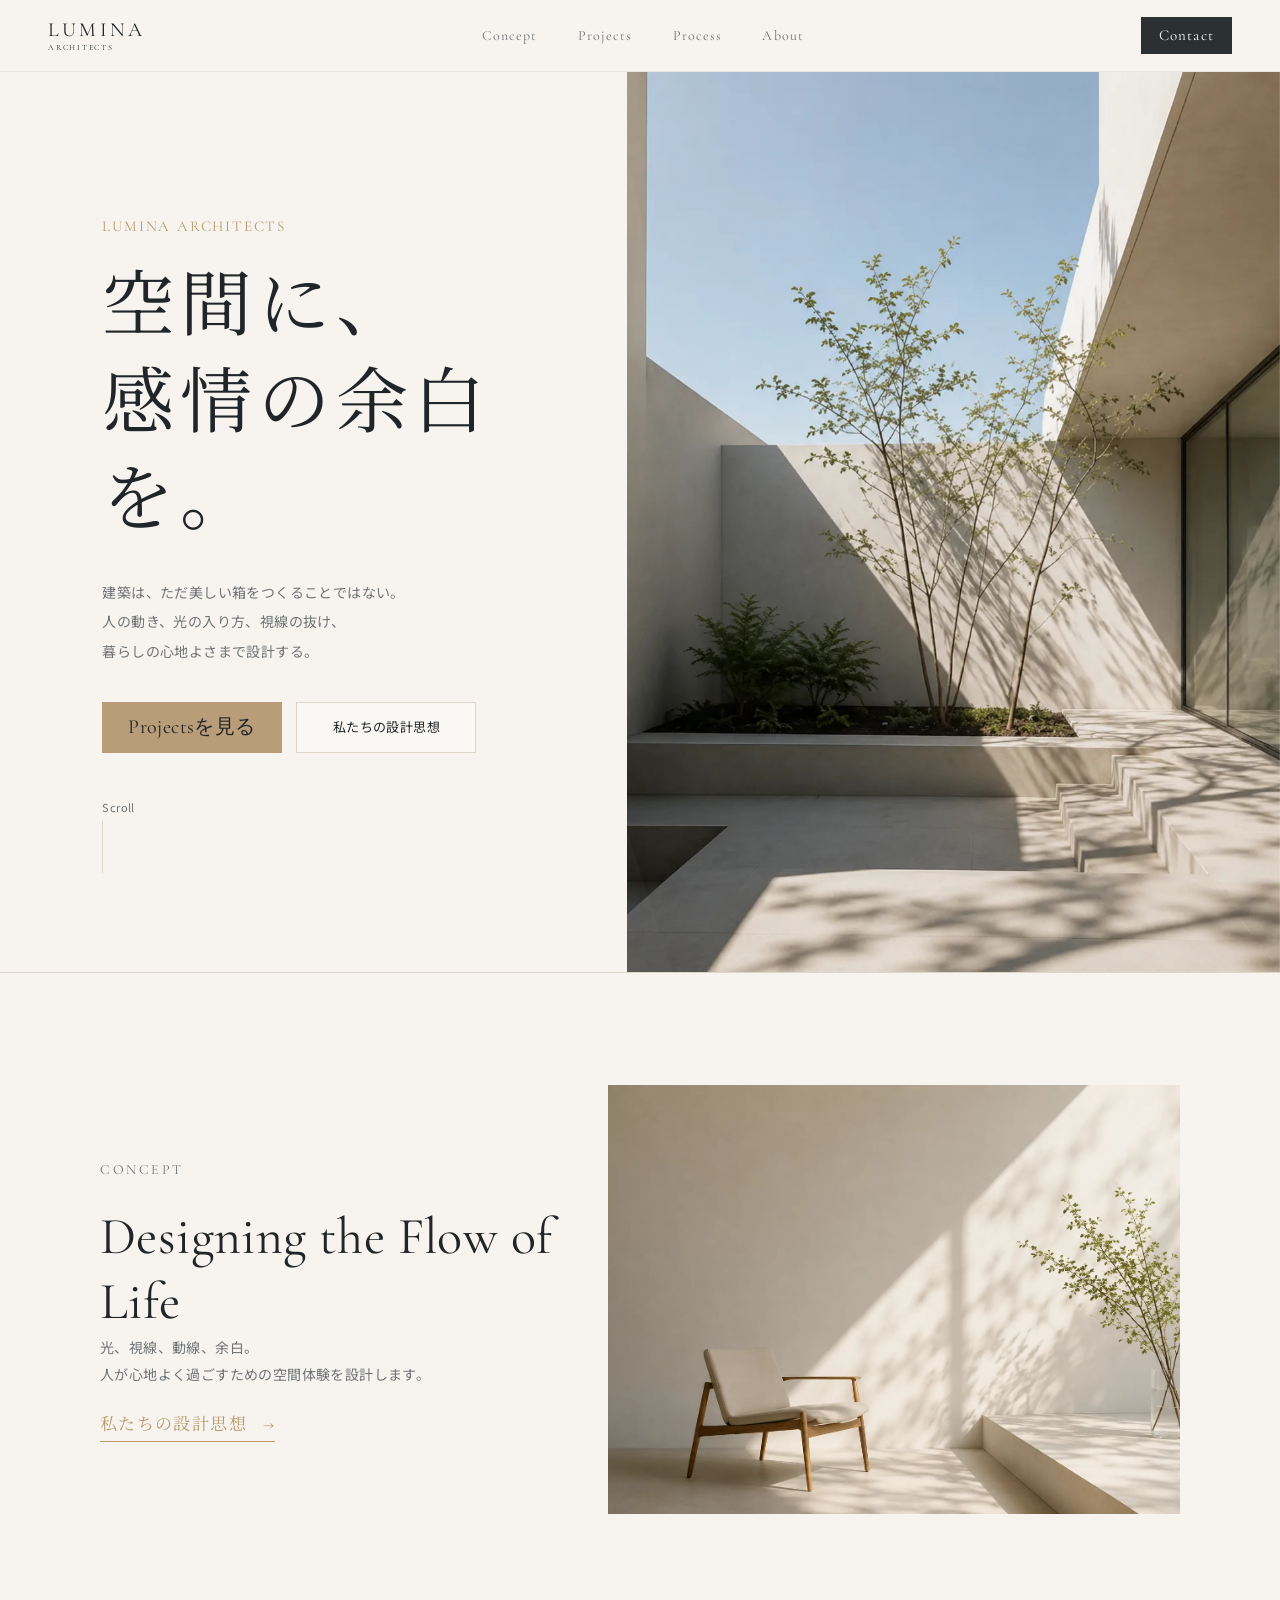
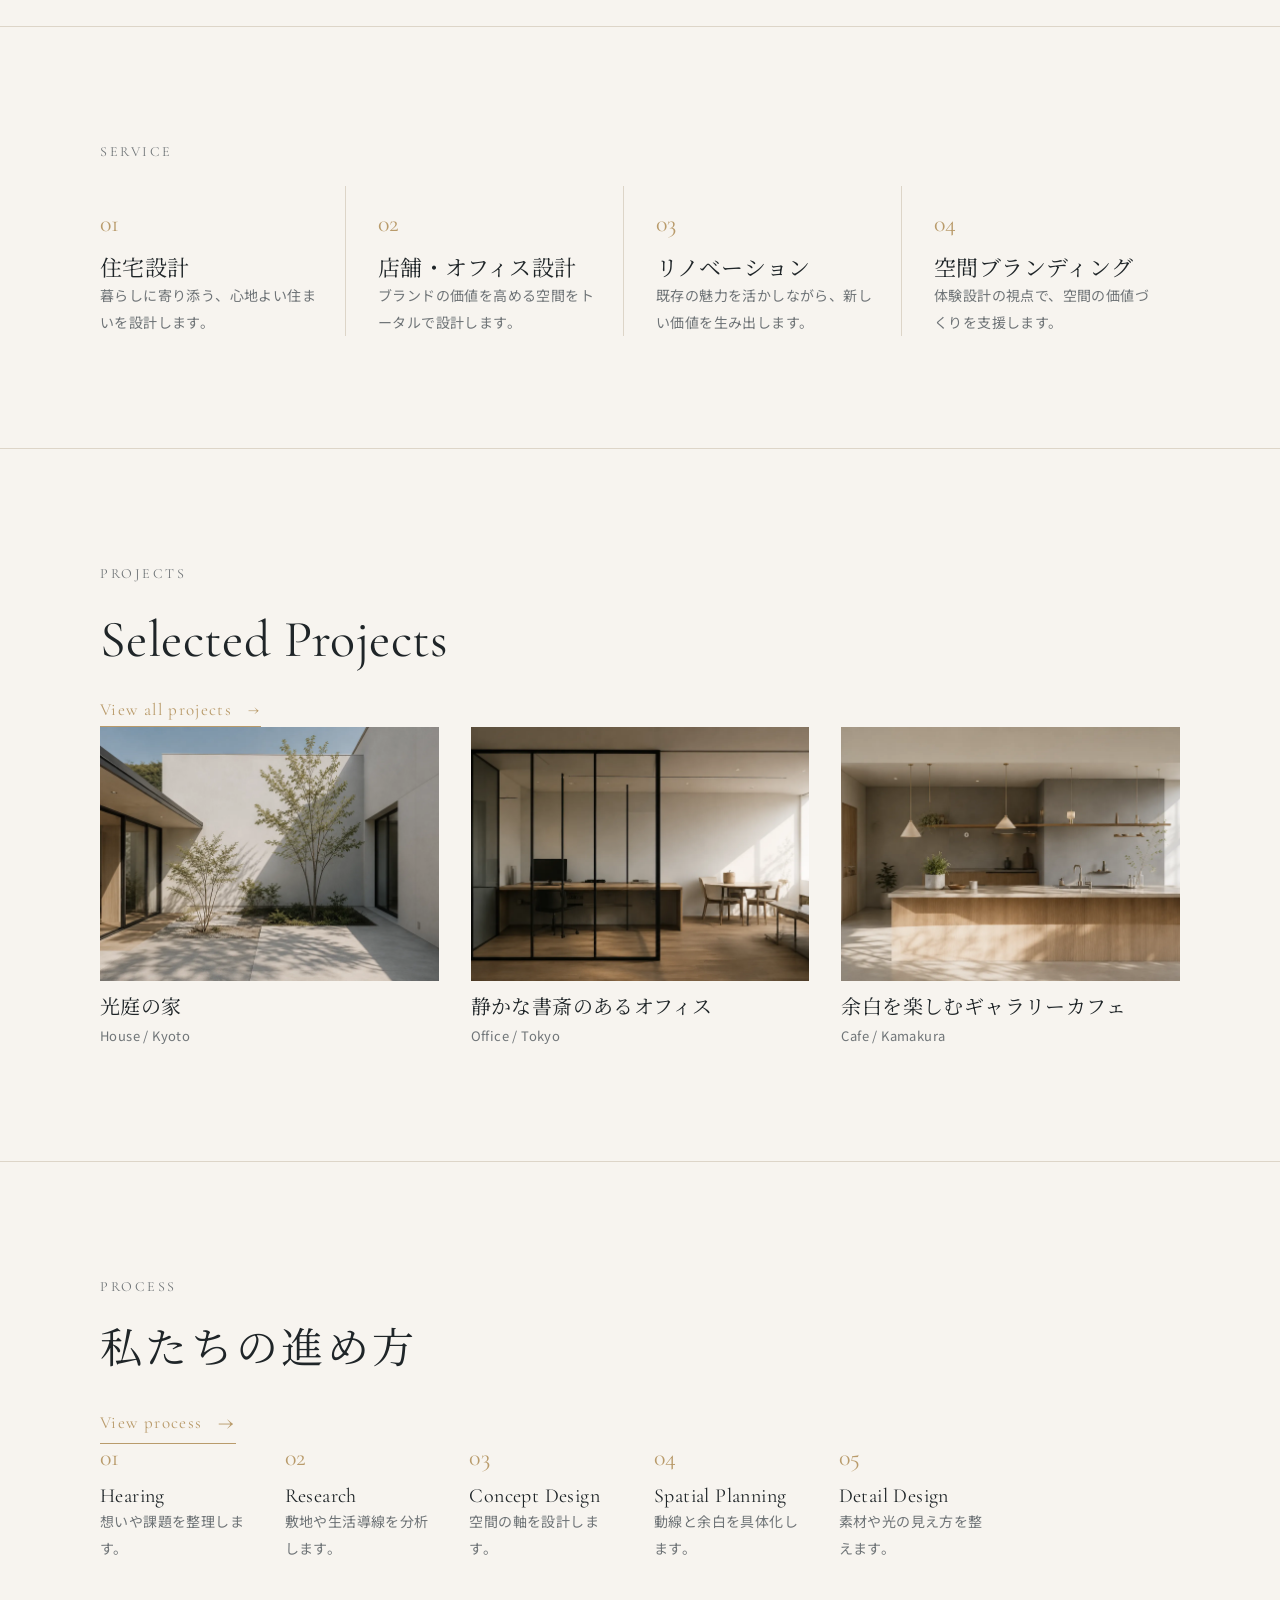
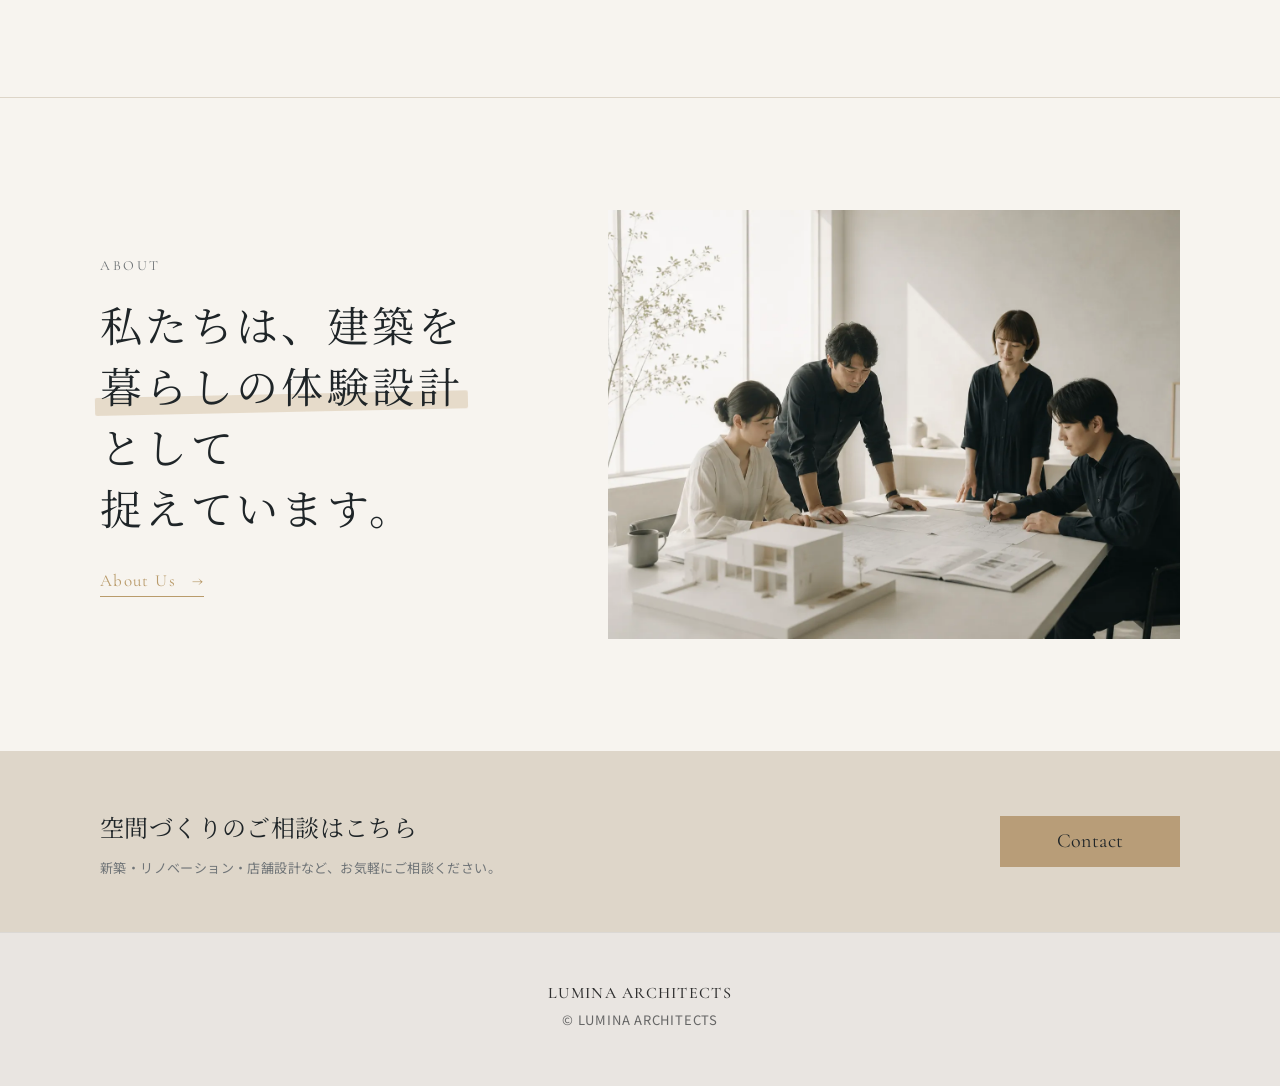
<file: index.html>
<!DOCTYPE html>
<html lang="ja">

<head prefix="og: https://ogp.me/ns#">
  <meta charset="UTF-8">
  <meta name="viewport" content="width=device-width, initial-scale=1.0">

  <title>LUMINA ARCHITECTS｜建築設計事務所</title>
  <meta name="description" content="LUMINA ARCHITECTSは、光・視線・動線・余白を大切にしながら、暮らしの体験を設計する建築設計事務所です。住宅設計、店舗・オフィス設計、リノベーション、空間ブランディングまでご相談ください。">

  <meta property="og:type" content="website">
  <meta property="og:title" content="LUMINA ARCHITECTS｜建築設計事務所">
  <meta property="og:description" content="空間に、感情の余白を。光・視線・動線・余白を大切に、暮らしの体験を設計する建築設計事務所です。">

  <link rel="preconnect" href="https://fonts.googleapis.com">
  <link rel="preconnect" href="https://fonts.gstatic.com" crossorigin>

  <link href="https://fonts.googleapis.com/css2?family=Cormorant+Garamond:wght@400;500;600&family=Marcellus&family=Noto+Serif+JP:wght@400;500;600&family=Noto+Sans+JP:wght@400;500;700&display=swap" rel="stylesheet">

  <link rel="stylesheet" href="assets/css/destyle.min.css">
  <link rel="stylesheet" href="assets/css/common.css">
  <link rel="stylesheet" href="assets/css/style.css">
</head>

<body>
  <header class="siteHeader">
    <a href="index.html" class="siteLogo">
      LUMINA
      <span>ARCHITECTS</span>
    </a>
  
    <button class="hamburger" type="button" aria-label="メニューを開く" aria-controls="siteNav" aria-expanded="false">
      <span></span>
      <span></span>
    </button>
  
    <nav class="siteNav" id="siteNav" aria-label="グローバルナビ">
      <a href="concept.html">Concept</a>
      <a href="#projects">Projects</a>
      <a href="#process">Process</a>
      <a href="#about">About</a>
      <a href="contact.html" class="siteNav__contact">Contact</a>
    </nav>
  
    <a href="contact.html" class="headerContact">Contact</a>
  </header>
  
  <main>
    <section class="fv">
      <div class="fv__inner">
        <div class="fv__content">
          <p class="FV__label js-fvText">LUMINA ARCHITECTS</p>
  
          <h1 class="fv__title">
            <span class="js-fvText">空間に、</span>
            <span class="js-fvText">感情の余白を。</span>
          </h1>
  
          <p class="fv__lead js-fvText">
            建築は、ただ美しい箱をつくることではない。<br>
            人の動き、光の入り方、視線の抜け、<br>
            暮らしの心地よさまで設計する。
          </p>
  
          <div class="fv__buttons js-fvText">
            <a href="projects.html" class="btn btn--dark">Projectsを見る</a>
            <a href="#concept" class="btn btn--line">私たちの設計思想</a>
          </div>
  
          <div class="fv__scroll js-fvText">
            <span>Scroll</span>
            <i></i>
          </div>
        </div>
  
        <div class="fv__visual">
          <img src="assets/imgs/fv-architecture.webp" alt="光が差し込む建築空間">
          <span class="fv__light"></span>
        </div>
      </div>
    </section>
  
    <!-- コンセプト -->
    <section id="concept" class="section concept">
      <div class="container concept__grid">
        <div>
          <p class="sectionLabel">CONCEPT</p>
          <h2>Designing the Flow of Life</h2>
          <p>
            光、視線、動線、余白。<br>
            人が心地よく過ごすための空間体験を設計します。
          </p>
    
          <a href="concept.html" class="textBtn">
            私たちの設計思想
            <span aria-hidden="true">→</span>
          </a>
        </div>
    
        <div class="concept__image">
          <img src="assets/imgs/concept.webp" alt="静かな室内空間">
        </div>
      </div>
    </section>
  
    <!-- サービス -->
    <section class="section service js-animateSection">
      <div class="container">
        <p class="sectionLabel">SERVICE</p>
        <div class="service__line">
          <span class="service__dot"></span>
        </div>
        <div class="service__grid">
          <article class="js-fadeUp">
            <span>01</span>
            <h3>住宅設計</h3>
            <p>暮らしに寄り添う、心地よい住まいを設計します。</p>
          </article>
  
          <article class="js-fadeUp">
            <span>02</span>
            <h3>店舗・オフィス設計</h3>
            <p>ブランドの価値を高める空間をトータルで設計します。</p>
          </article>
  
          <article class="js-fadeUp">
            <span>03</span>
            <h3>リノベーション</h3>
            <p>既存の魅力を活かしながら、新しい価値を生み出します。</p>
          </article>
  
          <article class="js-fadeUp">
            <span>04</span>
            <h3>空間ブランディング</h3>
            <p>体験設計の視点で、空間の価値づくりを支援します。</p>
          </article>
        </div>
      </div>
    </section>
  
    <section id="projects" class="section projects">
      <div class="container">
        <div class="sectionHead">
          <div>
            <p class="sectionLabel">PROJECTS</p>
            <h2>Selected Projects</h2>
          </div>
          <a href="projects.html" class="textBtn">View all projects<span aria-hidden="true">→</span></a>
        </div>
  
        <div class="projects__grid">
          <article class="projectCard">
            <img src="assets/imgs/project01.webp" alt="光庭の家">
            <h3>光庭の家</h3>
            <p>House / Kyoto</p>
          </article>
  
          <article class="projectCard">
            <img src="assets/imgs/project02.webp" alt="静かな書斎のあるオフィス">
            <h3>静かな書斎のあるオフィス</h3>
            <p>Office / Tokyo</p>
          </article>
  
          <article class="projectCard">
            <img src="assets/imgs/project03.webp" alt="余白を楽しむギャラリーカフェ">
            <h3>余白を楽しむギャラリーカフェ</h3>
            <p>Cafe / Kamakura</p>
          </article>
        </div>
      </div>
    </section>
  
    <section id="process" class="section process js-animateSection">
      <div class="container">
        <div class="sectionHead">
          <div>
            <p class="sectionLabel">PROCESS</p>
            <h2 class="h2title">私たちの進め方</h2>
          </div>
          <a href="process.html" class="textBtn">View process<span aria-hidden="true">→</span></a>
        </div>
    
        <div class="process__grid">
          <article class="js-fadeUp">
            <span>01</span>
            <h3>Hearing</h3>
            <p>想いや課題を整理します。</p>
          </article>
    
          <article class="js-fadeUp">
            <span>02</span>
            <h3>Research</h3>
            <p>敷地や生活導線を分析します。</p>
          </article>
    
          <article class="js-fadeUp">
            <span>03</span>
            <h3>Concept Design</h3>
            <p>空間の軸を設計します。</p>
          </article>
    
          <article class="js-fadeUp">
            <span>04</span>
            <h3>Spatial Planning</h3>
            <p>動線と余白を具体化します。</p>
          </article>
    
          <article class="js-fadeUp">
            <span>05</span>
            <h3>Detail Design</h3>
            <p>素材や光の見え方を整えます。</p>
          </article>
    
          <article class="js-fadeUp">
            <span>06</span>
            <h3>After Support</h3>
            <p>完成後も継続して支援します。</p>
          </article>
        </div>
      </div>
    </section>
  
    <section id="about" class="section about">
      <div class="container about__grid">
        <div>
          <p class="sectionLabel">ABOUT</p>
          <h2 class="h2title">
            私たちは、建築を<br>
            <span class="markerText">暮らしの体験設計</span><br>
            として<br>
            捉えています。
          </h2>
          <a href="about.html" class="textBtn">About Us<span aria-hidden="true">→</span></a>
        </div>
        <div class="about__image">
          <img src="assets/imgs/about.webp" alt="建築事務所のメンバー">
        </div>
      </div>
    </section>
  
    <section id="contact" class="contact">
      <div class="container contact__inner">
        <div>
          <p>空間づくりのご相談はこちら</p>
          <span>新築・リノベーション・店舗設計など、お気軽にご相談ください。</span>
        </div>
        <a href="contact.html" class="btn btn--dark">Contact</a>
      </div>
    </section>
  </main>
  
  <footer class="footer">
    <p>LUMINA ARCHITECTS</p>
    <small>© LUMINA ARCHITECTS</small>
  </footer>

  <script src="assets/js/main.js"></script>
</body>

</html>
</file>
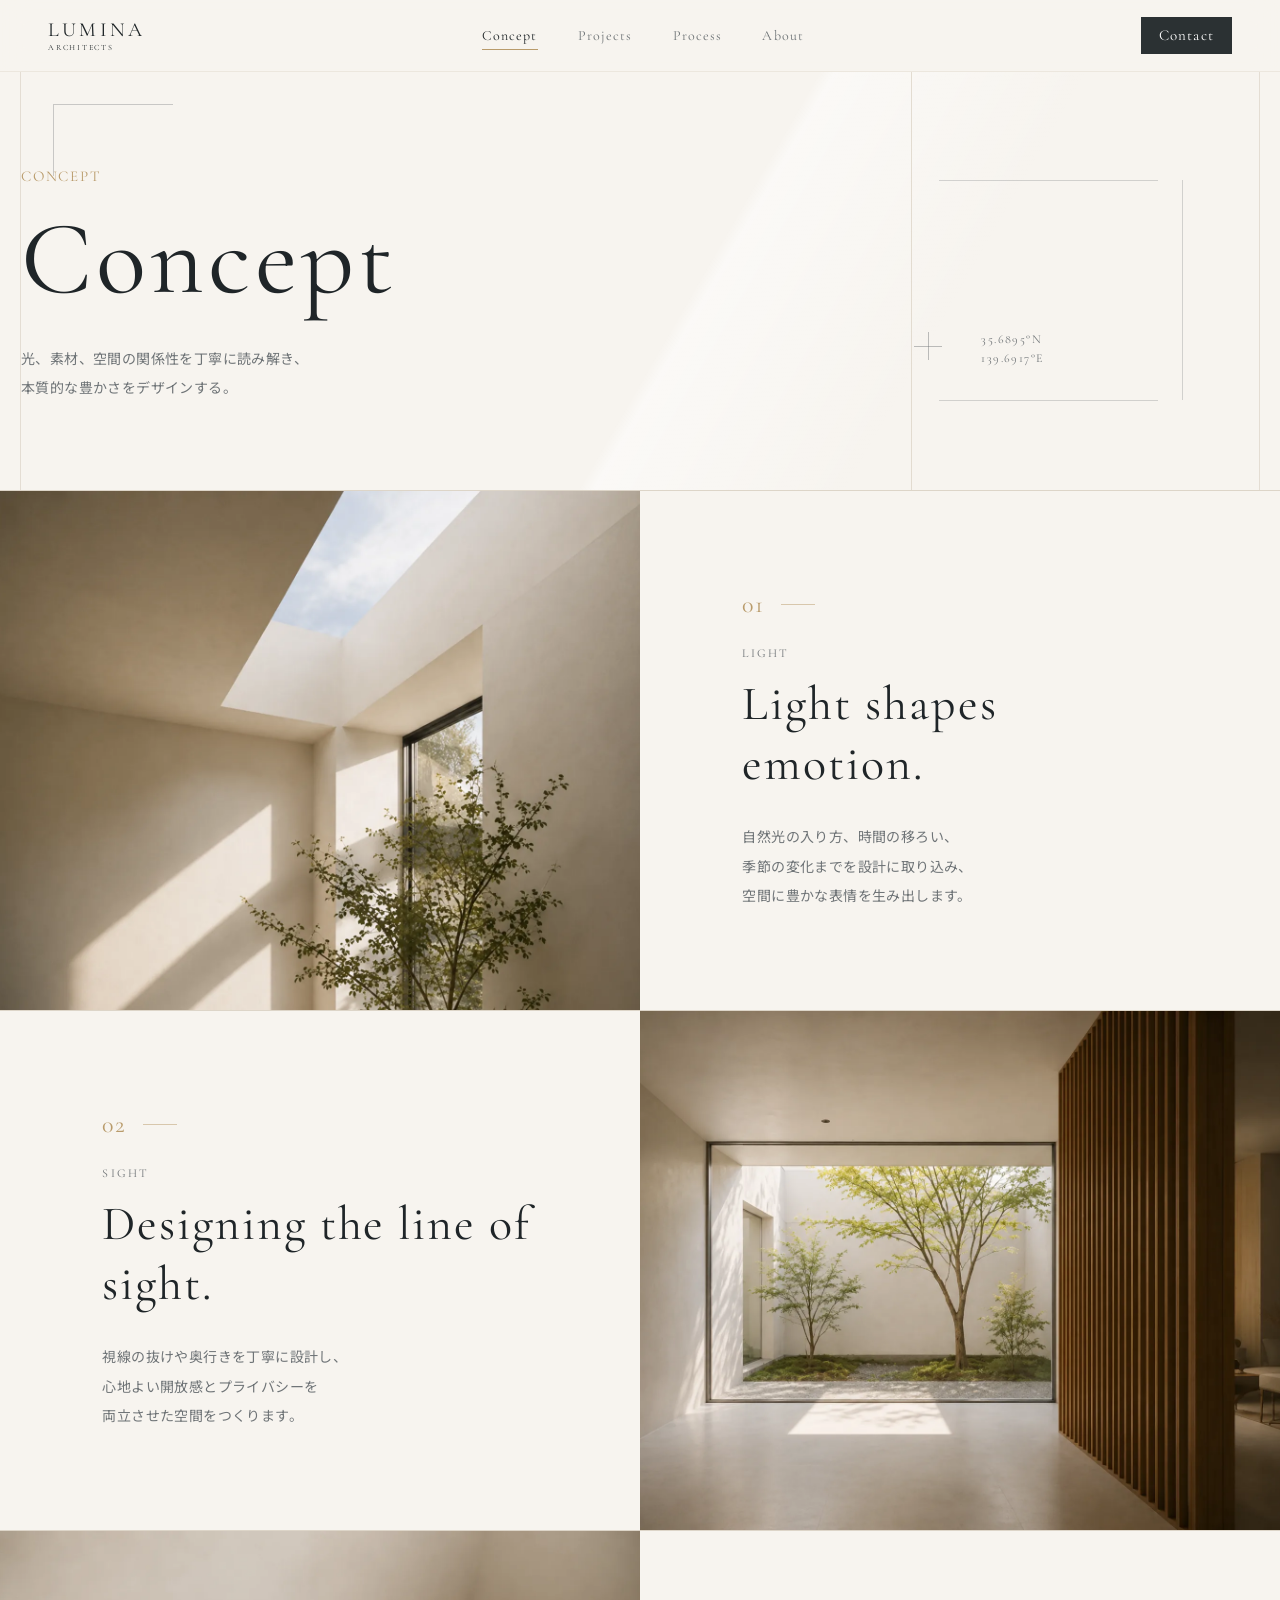
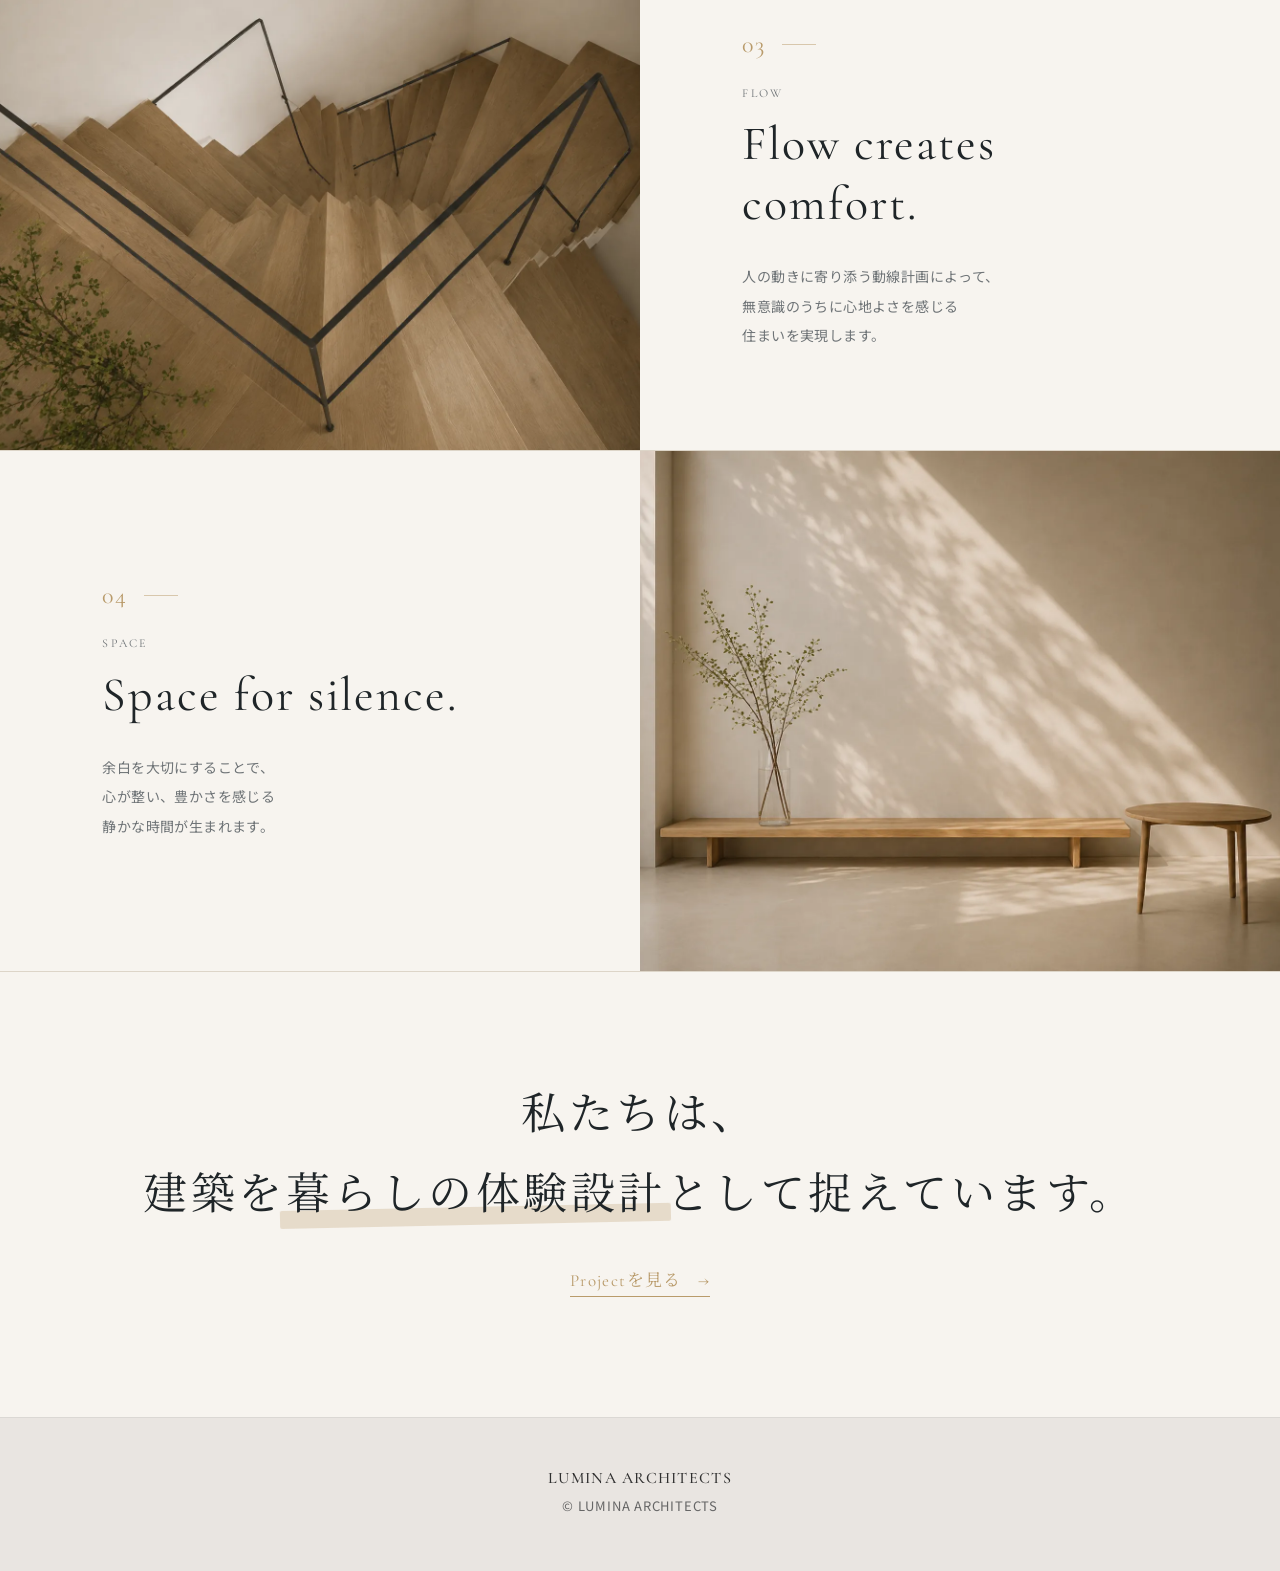
<file: concept.html>
<!DOCTYPE html>
<html lang="ja">

<head prefix="og: https://ogp.me/ns#">
  <meta charset="UTF-8">
  <meta name="viewport" content="width=device-width, initial-scale=1.0">

  <title>Concept｜LUMINA ARCHITECTS</title>
  <meta name="description" content="LUMINA ARCHITECTSの設計思想を紹介します。光・視線・動線・余白を丁寧に読み解き、暮らしの体験を豊かにする空間づくりを大切にしています。">

  <meta property="og:type" content="website">
  <meta property="og:title" content="Concept｜LUMINA ARCHITECTS">
  <meta property="og:description" content="光・視線・動線・余白を丁寧に読み解く、LUMINA ARCHITECTSの設計思想を紹介します。">

  <link rel="preconnect" href="https://fonts.googleapis.com">
  <link rel="preconnect" href="https://fonts.gstatic.com" crossorigin>

  <link href="https://fonts.googleapis.com/css2?family=Cormorant+Garamond:wght@400;500;600&family=Marcellus&family=Noto+Serif+JP:wght@400;500;600&family=Noto+Sans+JP:wght@400;500;700&display=swap" rel="stylesheet">

  <link rel="stylesheet" href="assets/css/destyle.min.css">
  <link rel="stylesheet" href="assets/css/common.css">
  <link rel="stylesheet" href="assets/css/concept.css">
</head>

<body>
  <header class="siteHeader">
    <a href="index.html" class="siteLogo">
      LUMINA
      <span>ARCHITECTS</span>
    </a>

    <button class="hamburger" type="button" aria-label="メニューを開く" aria-controls="siteNav" aria-expanded="false">
      <span></span>
      <span></span>
    </button>
  
    <nav class="siteNav" id="siteNav" aria-label="グローバルナビ">
      <a href="concept.html" class="headerNav__link is-current">Concept</a>
      <a href="projects.html">Projects</a>
      <a href="process.html">Process</a>
      <a href="about.html">About</a>
      <a href="contact.html" class="siteNav__contact">Contact</a>
    </nav>
  
    <a href="contact.html" class="headerContact">Contact</a>
  </header>

<main>
  <section class="conceptFv">
    <div class="conceptFv__inner containerWide">
      <div class="conceptFv__content">
        <p class="FV__label">CONCEPT</p>
  
        <h1 class="conceptFv__title">
          Concept
        </h1>
  
        <p class="fv__lead">
          光、素材、空間の関係性を丁寧に読み解き、<br>
          本質的な豊かさをデザインする。
        </p>
      </div>
  
      <div class="conceptFv__deco" aria-hidden="true">
        <span class="conceptFv__line conceptFv__line--top"></span>
        <span class="conceptFv__line conceptFv__line--right"></span>
        <span class="conceptFv__line conceptFv__line--bottom"></span>
        <span class="conceptFv__cross"></span>
        <span class="conceptFv__coords">
          35.6895°N<br>
          139.6917°E
        </span>
      </div>
    </div>
  </section>

  <section class="conceptDetail">
    <article class="conceptBlock">
      <div class="conceptBlock__image">
        <img src="assets/imgs/concept-light.webp" alt="自然光が差し込む建築空間">
      </div>

      <div class="conceptBlock__content">
        <span class="conceptBlock__num">01</span>
        <p class="conceptBlock__label">LIGHT</p>
        <h2>Light shapes emotion.</h2>
        <p>
          自然光の入り方、時間の移ろい、<br>
          季節の変化までを設計に取り込み、<br>
          空間に豊かな表情を生み出します。
        </p>
      </div>
    </article>

    <article class="conceptBlock conceptBlock--reverse">
      <div class="conceptBlock__image">
        <img src="assets/imgs/concept-sight.webp" alt="中庭へ視線が抜ける建築空間">
      </div>

      <div class="conceptBlock__content">
        <span class="conceptBlock__num">02</span>
        <p class="conceptBlock__label">SIGHT</p>
        <h2>Designing the line of sight.</h2>
        <p>
          視線の抜けや奥行きを丁寧に設計し、<br>
          心地よい開放感とプライバシーを<br>
          両立させた空間をつくります。
        </p>
      </div>
    </article>

    <article class="conceptBlock">
      <div class="conceptBlock__image">
        <img src="assets/imgs/concept-flow.webp" alt="美しい階段と動線を感じる建築空間">
      </div>

      <div class="conceptBlock__content">
        <span class="conceptBlock__num">03</span>
        <p class="conceptBlock__label">FLOW</p>
        <h2>Flow creates comfort.</h2>
        <p>
          人の動きに寄り添う動線計画によって、<br>
          無意識のうちに心地よさを感じる<br>
          住まいを実現します。
        </p>
      </div>
    </article>

    <article class="conceptBlock conceptBlock--reverse">
      <div class="conceptBlock__image">
        <img src="assets/imgs/concept-space.webp" alt="余白を感じる静かな室内空間">
      </div>

      <div class="conceptBlock__content">
        <span class="conceptBlock__num">04</span>
        <p class="conceptBlock__label">SPACE</p>
        <h2>Space for silence.</h2>
        <p>
          余白を大切にすることで、<br>
          心が整い、豊かさを感じる<br>
          静かな時間が生まれます。
        </p>
      </div>
    </article>
  </section>

  <section class="conceptMessage">
    <div class="containerNarrow">
      <p>
        私たちは、<br>
        建築を<span class="markerText">暮らしの体験設計</span>として捉えています。
      </p>

      <a href="projects.html" class="textBtn">
        Projectを見る
        <span aria-hidden="true">→</span>
      </a>
    </div>
  </section>
</main>



   <footer class="footer">
    <p>LUMINA ARCHITECTS</p>
    <small>© LUMINA ARCHITECTS</small>
  </footer>

<script src="assets/js/main.js"></script>
</body>

</html>
</file>
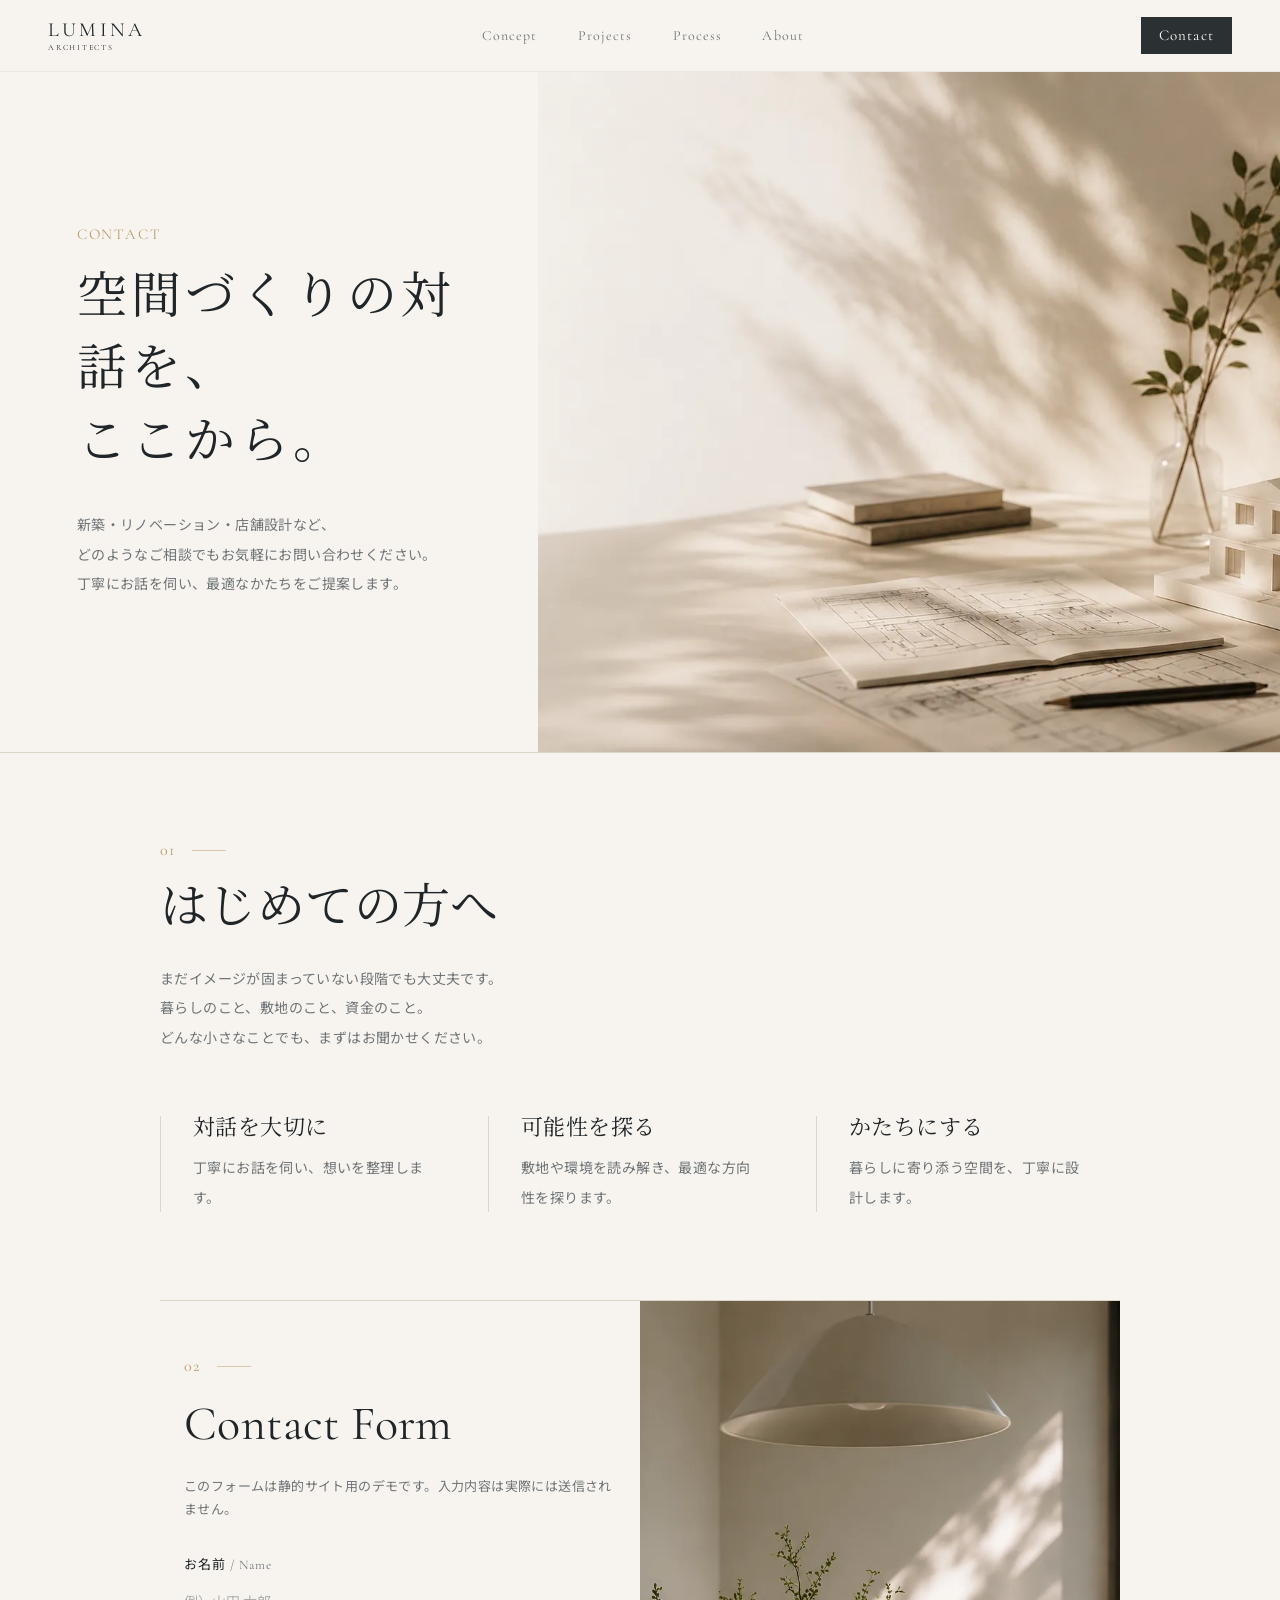
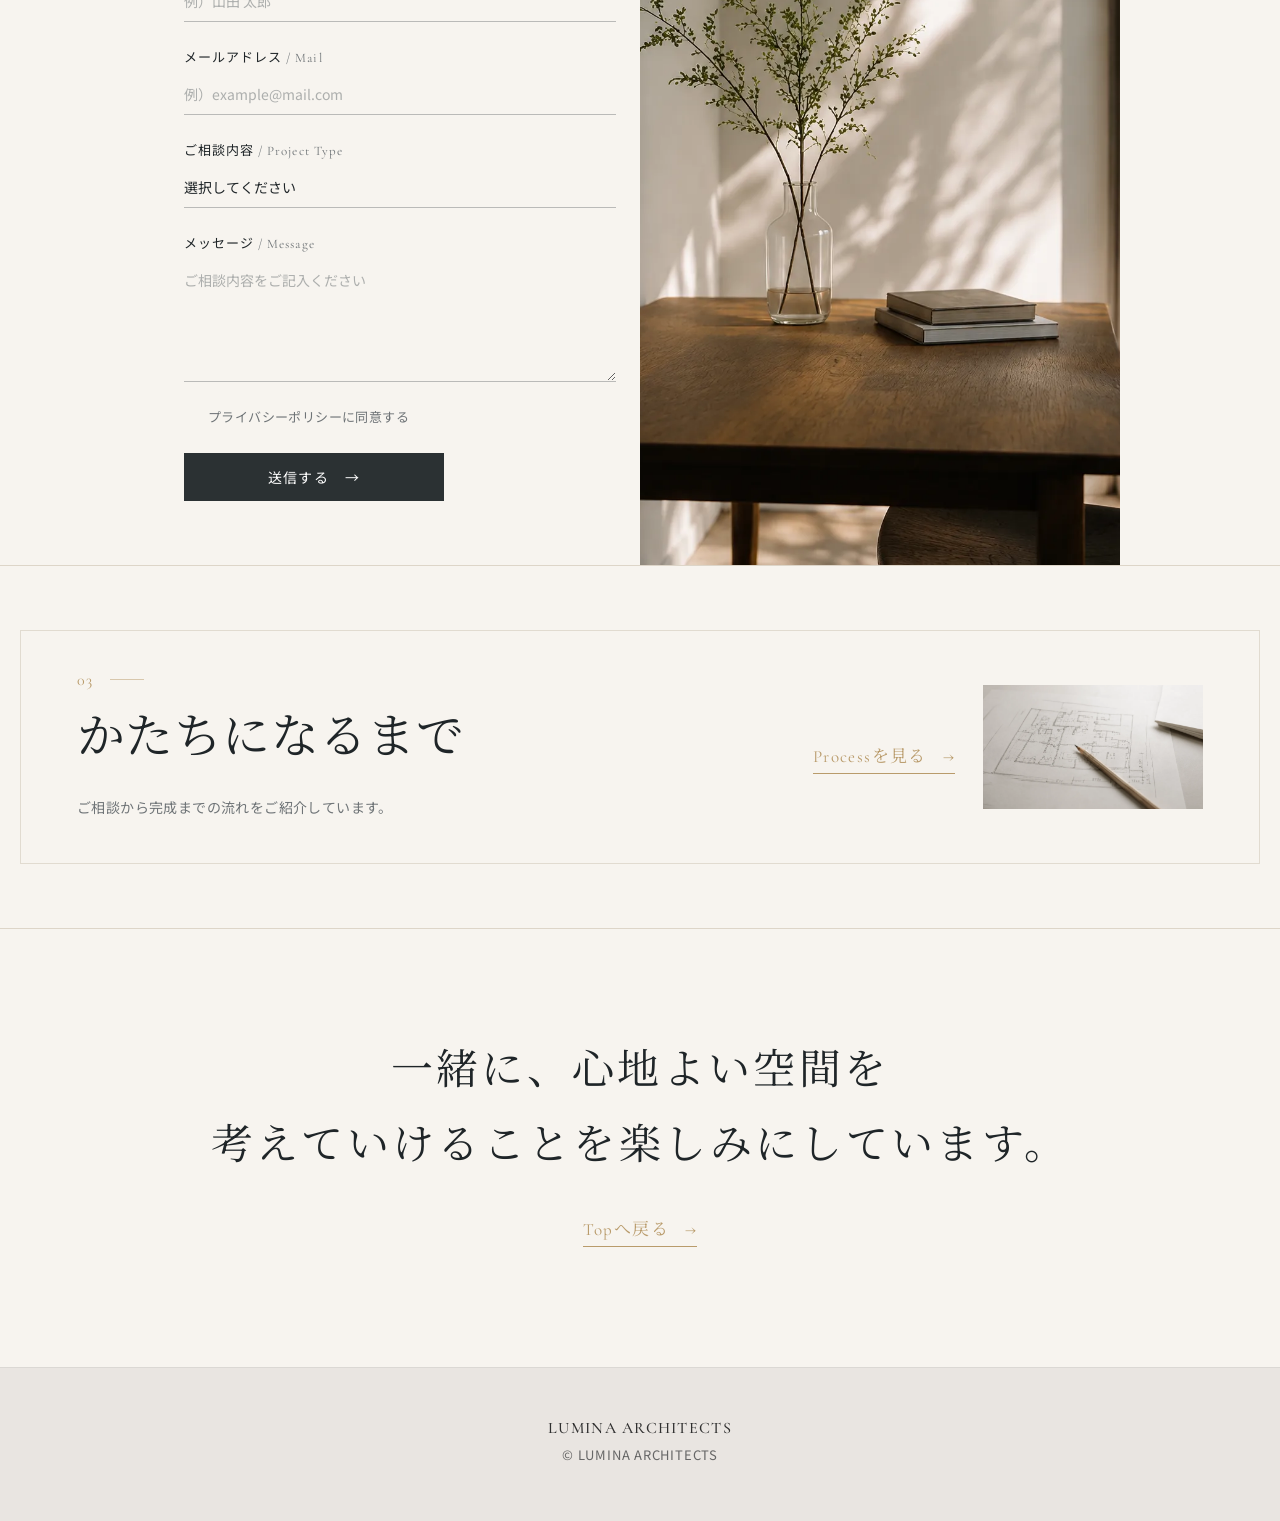
<file: contact.html>
<!DOCTYPE html>
<html lang="ja">

<head prefix="og: https://ogp.me/ns#">
  <meta charset="UTF-8">
  <meta name="viewport" content="width=device-width, initial-scale=1.0">

  <title>Contact｜LUMINA ARCHITECTS</title>
  <meta name="description" content="LUMINA ARCHITECTSへのお問い合わせページです。新築、リノベーション、店舗・オフィス設計、空間ブランディングなどのご相談を受け付けています。">

  <meta property="og:type" content="website">
  <meta property="og:title" content="Contact｜LUMINA ARCHITECTS">
  <meta property="og:description" content="新築、リノベーション、店舗設計など、LUMINA ARCHITECTSへのご相談はこちらから。">

  <link rel="preconnect" href="https://fonts.googleapis.com">
  <link rel="preconnect" href="https://fonts.gstatic.com" crossorigin>

  <link href="https://fonts.googleapis.com/css2?family=Cormorant+Garamond:wght@400;500;600&family=Marcellus&family=Noto+Serif+JP:wght@400;500;600&family=Noto+Sans+JP:wght@400;500;700&display=swap" rel="stylesheet">

  <link rel="stylesheet" href="assets/css/destyle.min.css">
  <link rel="stylesheet" href="assets/css/common.css">
  <link rel="stylesheet" href="assets/css/contact.css">
</head>

<body>
  <header class="siteHeader">
    <a href="index.html" class="siteLogo">
      LUMINA
      <span>ARCHITECTS</span>
    </a>

    <button class="hamburger" type="button" aria-label="メニューを開く" aria-controls="siteNav" aria-expanded="false">
      <span></span>
      <span></span>
    </button>
  
    <nav class="siteNav" id="siteNav" aria-label="グローバルナビ">
      <a href="concept.html">Concept</a>
      <a href="projects.html">Projects</a>
      <a href="process.html">Process</a>
      <a href="about.html">About</a>
      <a href="contact.html" class="siteNav__contact">Contact</a>
    </nav>
  
    <a href="contact.html" class="headerContact">Contact</a>
  </header>


<main>
  <section class="contactFv">
    <div class="contactFv__inner containerWide">
      <div class="contactFv__content">
        <p class="FV__label">CONTACT</p>

        <h1 class="contactFv__title">
          空間づくりの対話を、<br>
          ここから。
        </h1>

        <p class="contactFv__lead">
          新築・リノベーション・店舗設計など、<br>
          どのようなご相談でもお気軽にお問い合わせください。<br>
          丁寧にお話を伺い、最適なかたちをご提案します。
        </p>
      </div>

      <div class="contactFv__image">
        <img src="assets/imgs/contact-fv.webp" alt="建築模型と図面が置かれた静かな机">
      </div>
    </div>
  </section>

  <section class="contactIntro">
    <div class="containerWide contactIntro__inner">
      <div class="contactIntro__text">
        <span class="contactNum">01</span>
        <h2>はじめての方へ</h2>
        <p>
          まだイメージが固まっていない段階でも大丈夫です。<br>
          暮らしのこと、敷地のこと、資金のこと。<br>
          どんな小さなことでも、まずはお聞かせください。
        </p>
      </div>

      <div class="contactIntro__points">
        <article>
          <h3>対話を大切に</h3>
          <p>丁寧にお話を伺い、想いを整理します。</p>
        </article>

        <article>
          <h3>可能性を探る</h3>
          <p>敷地や環境を読み解き、最適な方向性を探ります。</p>
        </article>

        <article>
          <h3>かたちにする</h3>
          <p>暮らしに寄り添う空間を、丁寧に設計します。</p>
        </article>
      </div>
    </div>
  </section>

  <section class="contactFormSec">
    <div class="contactFormSec__inner">
      <div class="contactFormArea">
        <span class="contactNum">02</span>
        <h2>Contact Form</h2>

        <p class="formNote">このフォームは静的サイト用のデモです。入力内容は実際には送信されません。</p>

        <form action="#" method="post" class="contactForm" data-demo-form>
          <div class="formItem">
            <label for="name">お名前 <span>/ Name</span></label>
            <input type="text" id="name" name="name" placeholder="例）山田 太郎" required>
          </div>

          <div class="formItem">
            <label for="email">メールアドレス <span>/ Mail</span></label>
            <input type="email" id="email" name="email" placeholder="例）example@mail.com" required>
          </div>

          <div class="formItem">
            <label for="type">ご相談内容 <span>/ Project Type</span></label>
            <select id="type" name="type" required>
              <option value="" disabled selected>選択してください</option>
              <option value="house">住宅設計</option>
              <option value="renovation">リノベーション</option>
              <option value="shop">店舗・オフィス設計</option>
              <option value="branding">空間ブランディング</option>
              <option value="other">その他</option>
            </select>
          </div>

          <div class="formItem">
            <label for="message">メッセージ <span>/ Message</span></label>
            <textarea id="message" name="message" placeholder="ご相談内容をご記入ください" required></textarea>
          </div>

          <label class="formPrivacy">
            <input type="checkbox" name="privacy" required>
            <span>プライバシーポリシーに同意する</span>
          </label>

          <button type="submit" class="formSubmit">
            送信する
            <span aria-hidden="true">→</span>
          </button>

          <p class="formMessage" role="status" aria-live="polite" hidden></p>
        </form>
      </div>

      <div class="contactFormImage">
        <img src="assets/imgs/contact-form.webp" alt="光が差し込む静かな打ち合わせ空間">
      </div>
    </div>
  </section>

  <section class="contactProcess">
    <div class="containerWide contactProcess__inner">
      <div>
        <span class="contactNum">03</span>
        <h2>かたちになるまで</h2>
        <p>ご相談から完成までの流れをご紹介しています。</p>
      </div>

      <a href="process.html" class="textBtn">
        Processを見る
        <span aria-hidden="true">→</span>
      </a>

      <div class="contactProcess__image">
        <img src="assets/imgs/contact-process.webp" alt="図面と鉛筆">
      </div>
    </div>
  </section>

  <section class="contactMessage">
    <div class="containerNarrow">
      <p>
        一緒に、心地よい空間を<br>
        考えていけることを楽しみにしています。
      </p>

      <a href="index.html" class="textBtn">
        Topへ戻る
        <span aria-hidden="true">→</span>
      </a>
    </div>
  </section>
</main>




  <footer class="footer">
    <p>LUMINA ARCHITECTS</p>
    <small>© LUMINA ARCHITECTS</small>
  </footer>

  <script src="assets/js/main.js"></script>
</body>

</html>
</file>
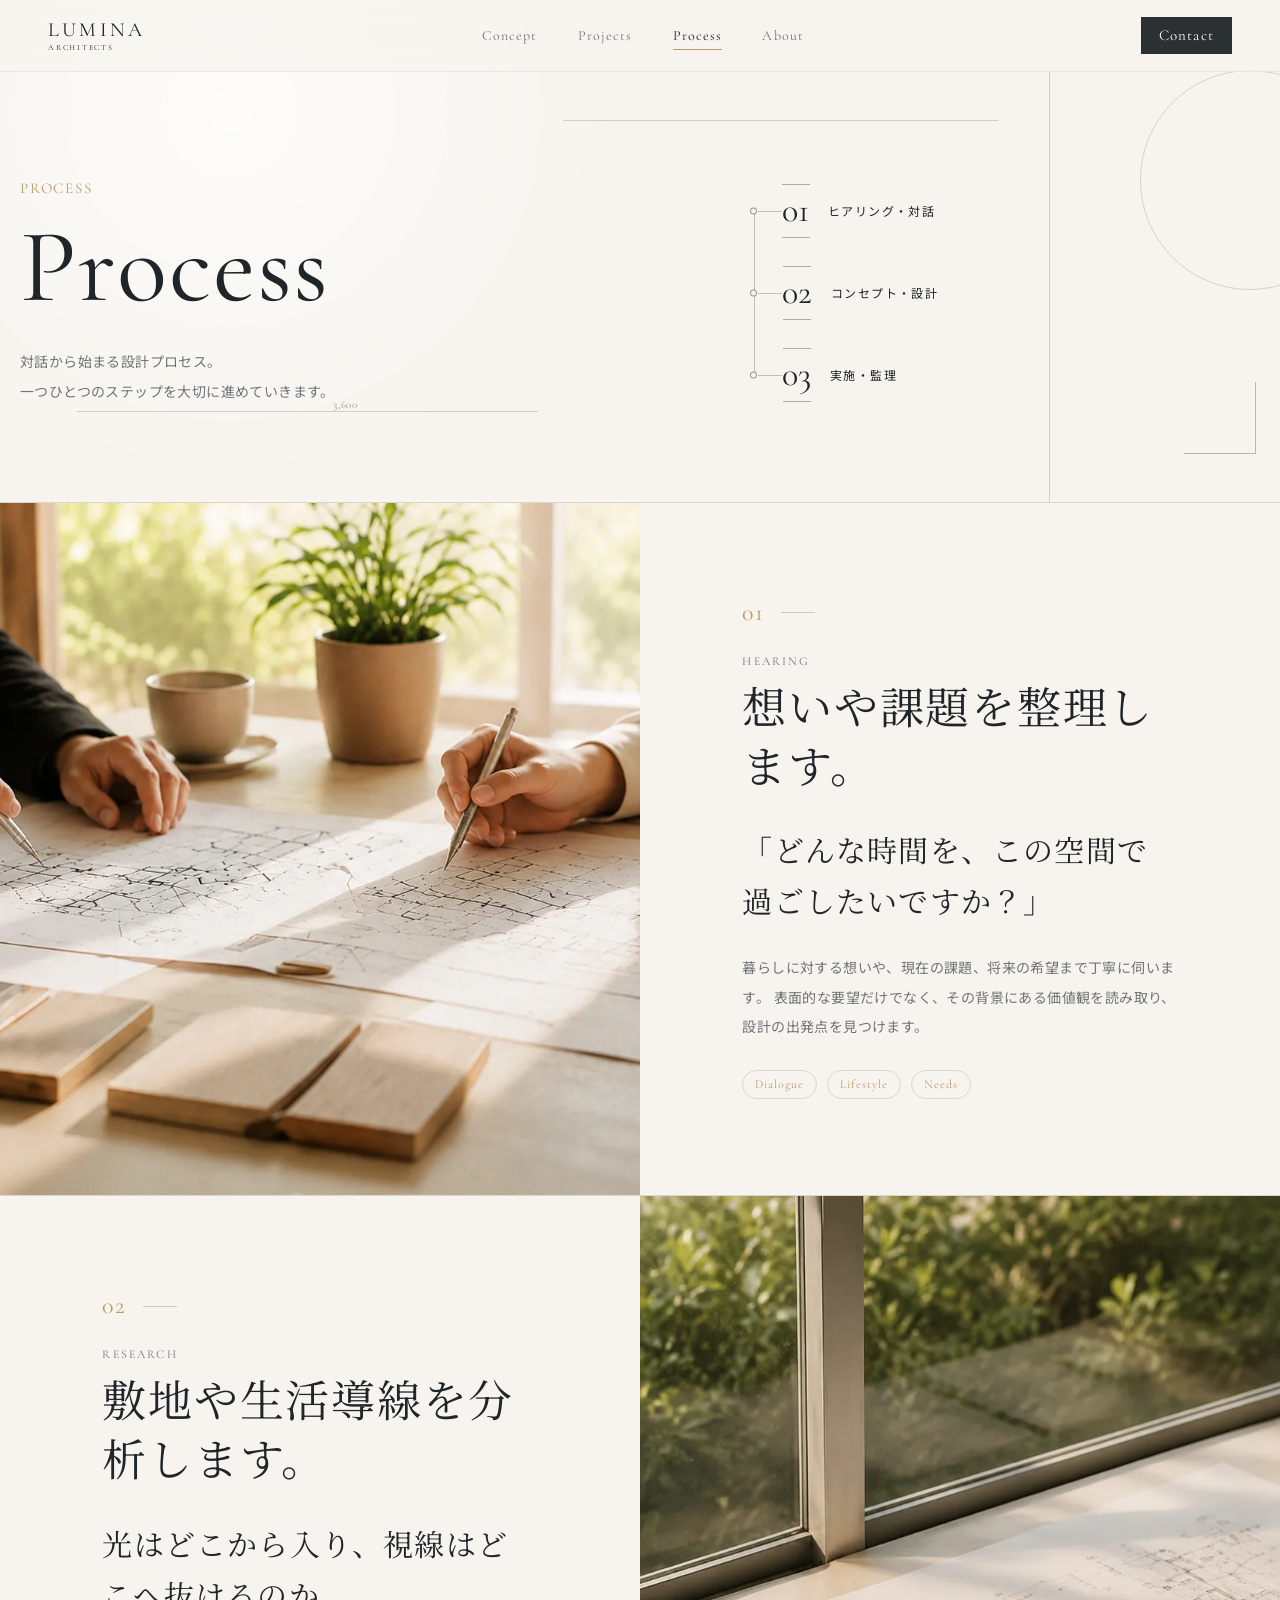
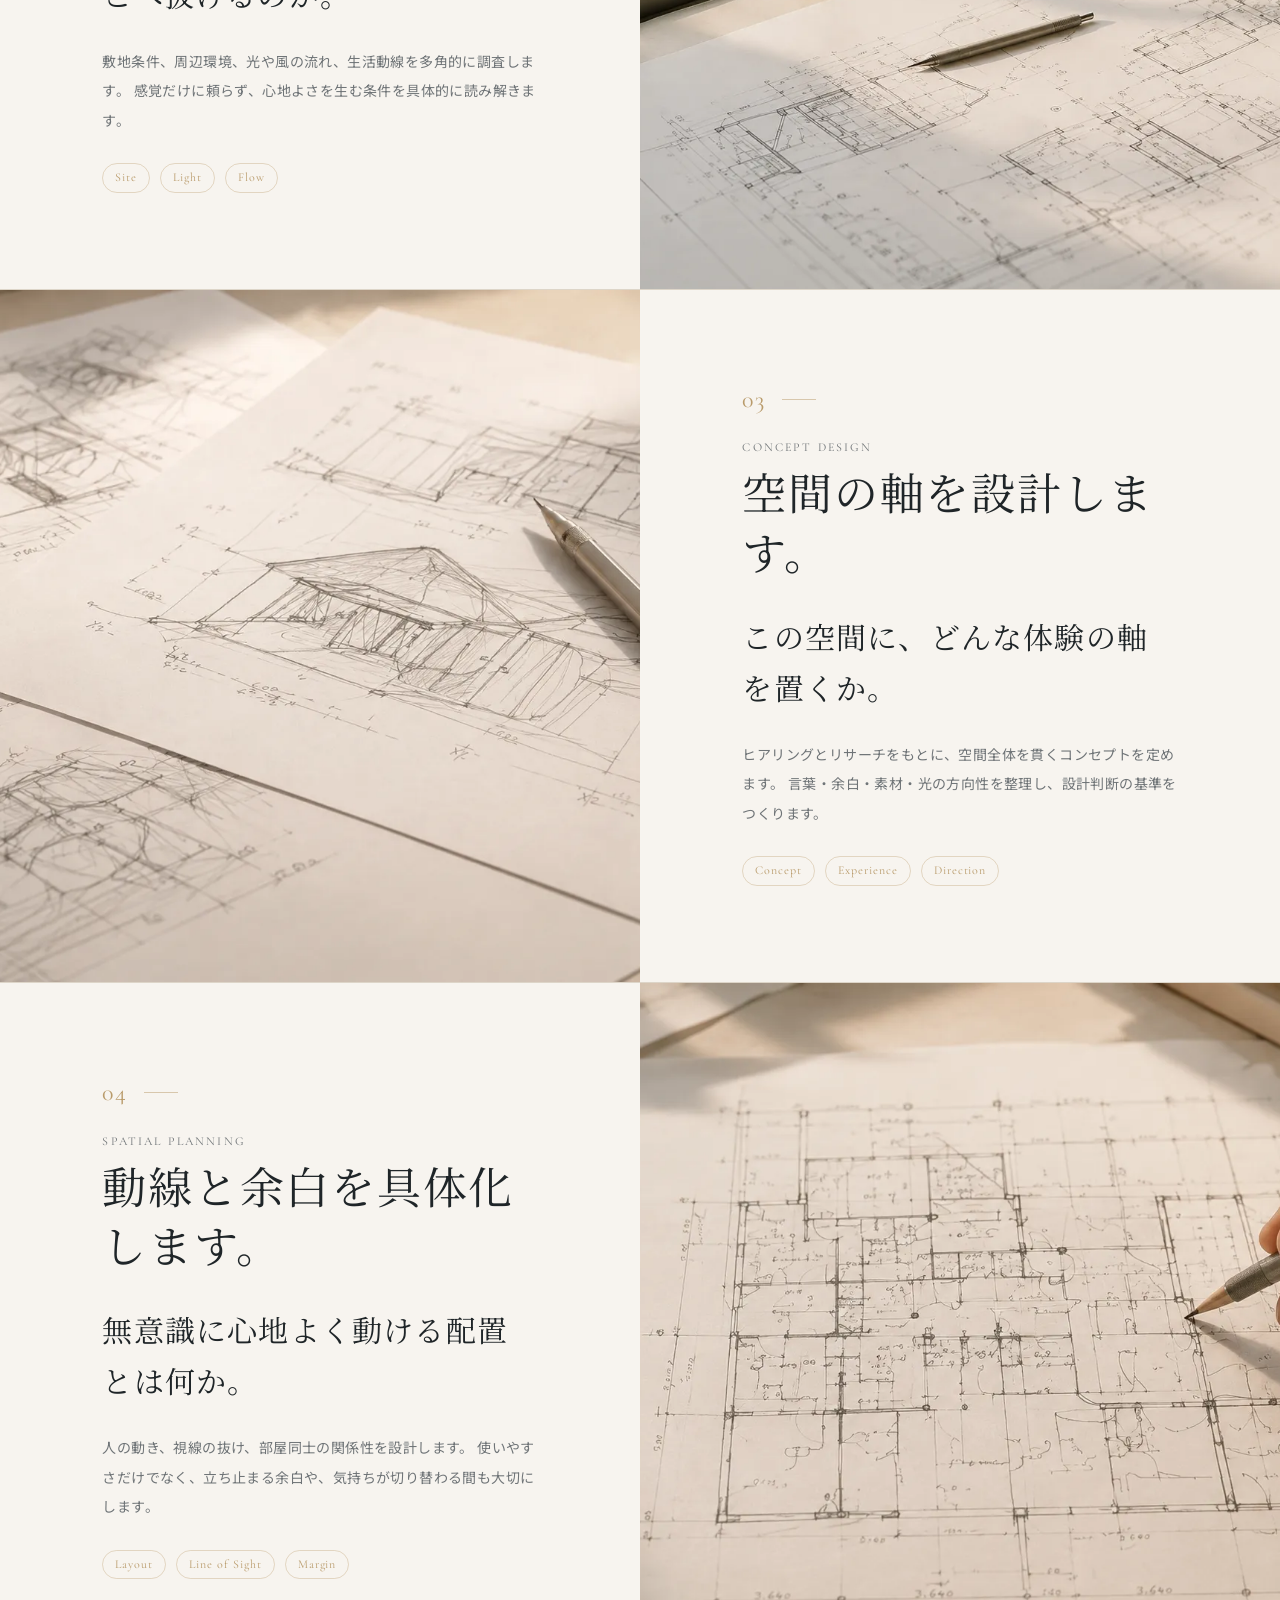
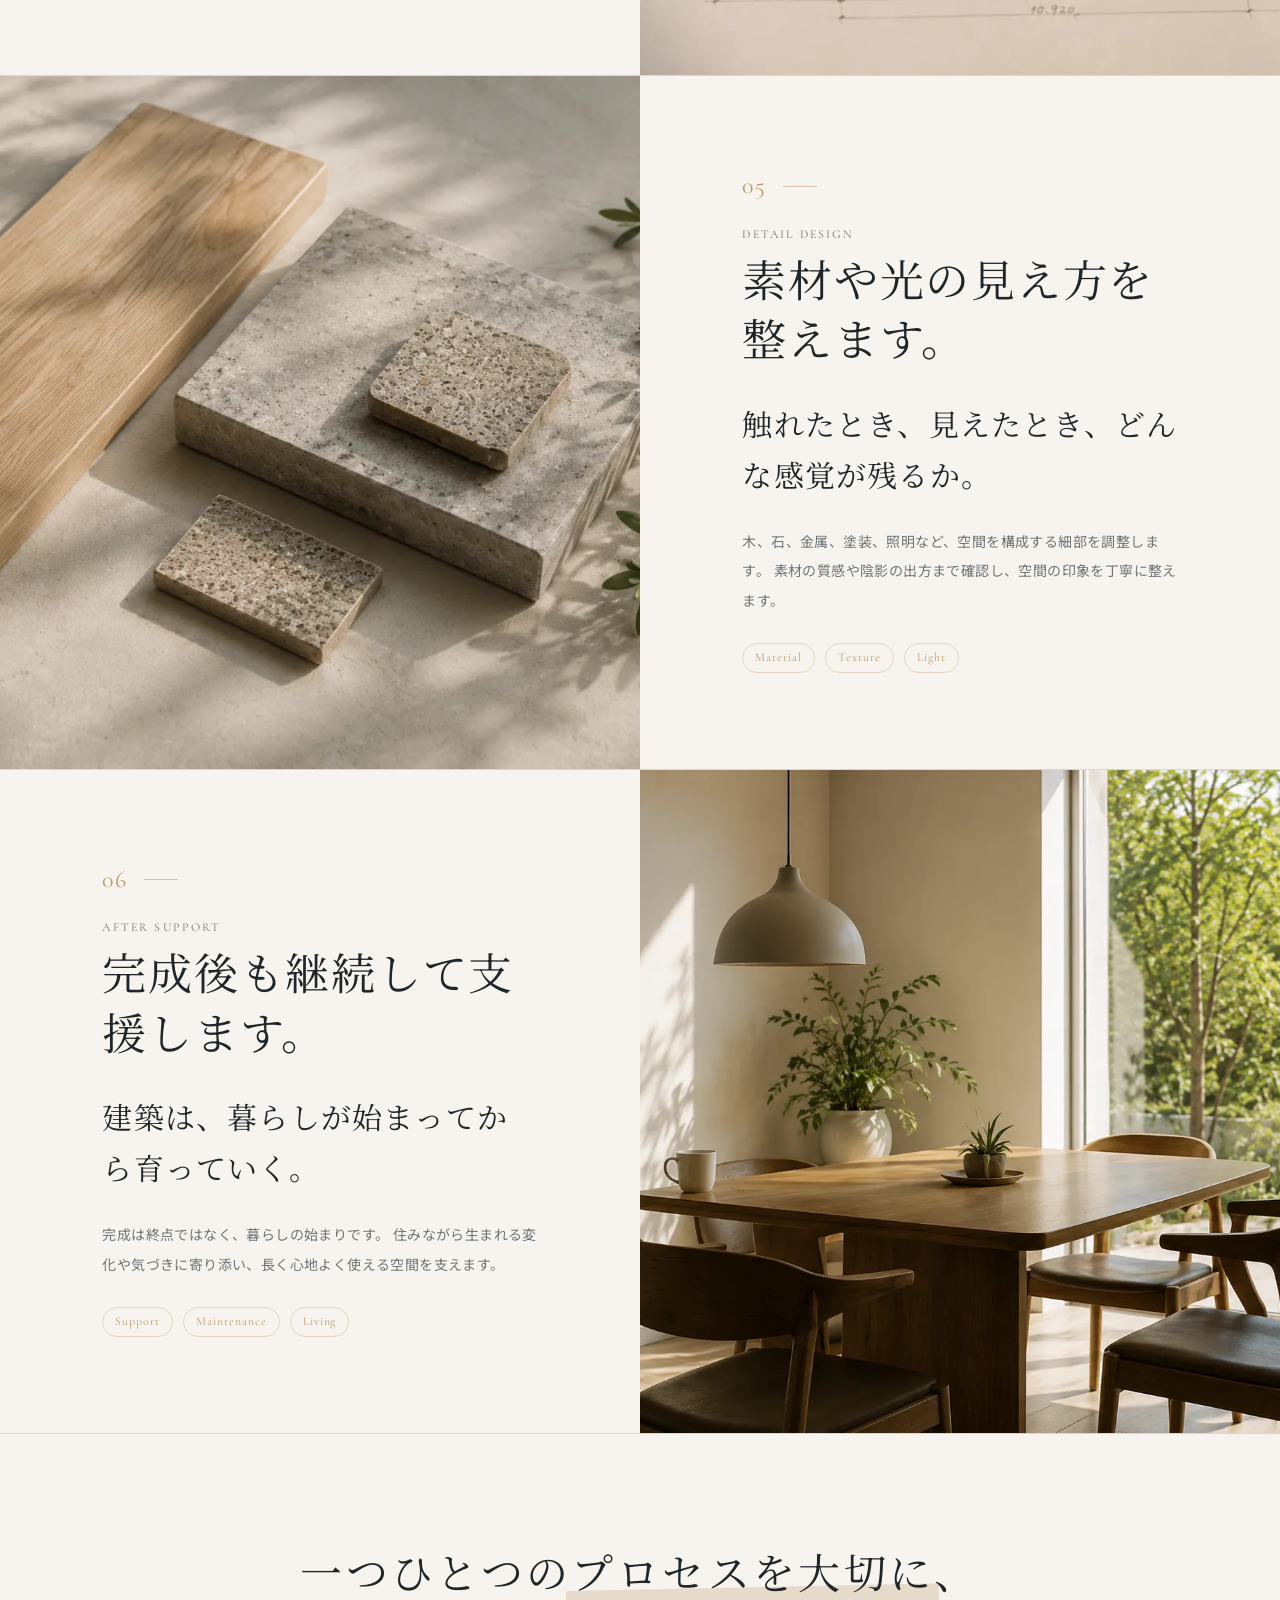
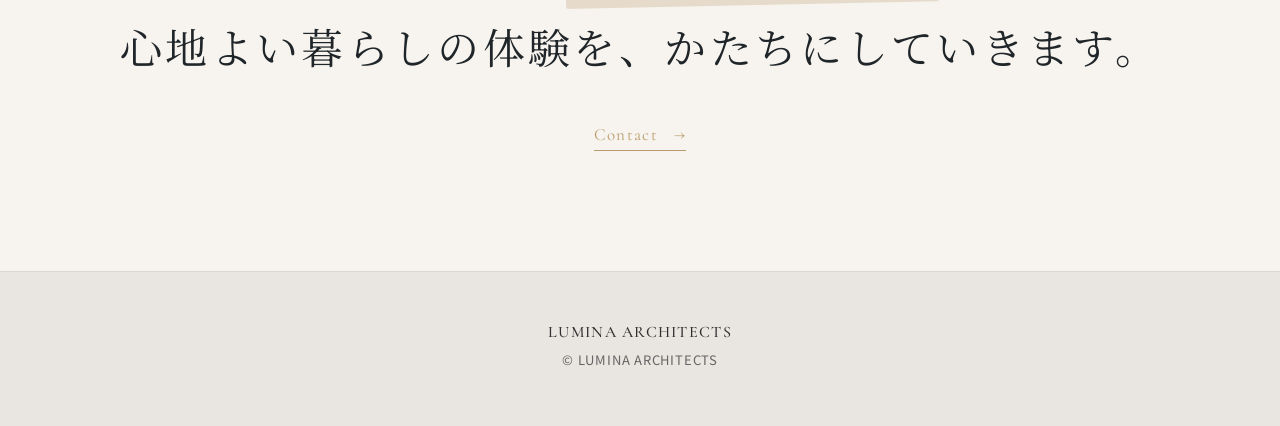
<file: process.html>
<!DOCTYPE html>
<html lang="ja">

<head prefix="og: https://ogp.me/ns#">
  <meta charset="UTF-8">
  <meta name="viewport" content="width=device-width, initial-scale=1.0">

  <title>Process｜LUMINA ARCHITECTS</title>
  <meta name="description" content="LUMINA ARCHITECTSの設計プロセスを紹介します。ヒアリング、リサーチ、コンセプト設計から完成後のサポートまで、空間づくりの流れをまとめています。">

  <meta property="og:type" content="website">
  <meta property="og:title" content="Process｜LUMINA ARCHITECTS">
  <meta property="og:description" content="対話から完成後のサポートまで、LUMINA ARCHITECTSの設計プロセスを紹介します。">

  <link rel="preconnect" href="https://fonts.googleapis.com">
  <link rel="preconnect" href="https://fonts.gstatic.com" crossorigin>

  <link href="https://fonts.googleapis.com/css2?family=Cormorant+Garamond:wght@400;500;600&family=Marcellus&family=Noto+Serif+JP:wght@400;500;600&family=Noto+Sans+JP:wght@400;500;700&display=swap" rel="stylesheet">

  <link rel="stylesheet" href="assets/css/destyle.min.css">
  <link rel="stylesheet" href="assets/css/common.css">
  <link rel="stylesheet" href="assets/css/process.css">
</head>

<body>
  <header class="siteHeader">
    <a href="index.html" class="siteLogo">
      LUMINA
      <span>ARCHITECTS</span>
    </a>

    <button class="hamburger" type="button" aria-label="メニューを開く" aria-controls="siteNav" aria-expanded="false">
      <span></span>
      <span></span>
    </button>
  
    <nav class="siteNav" id="siteNav" aria-label="グローバルナビ">
      <a href="concept.html">Concept</a>
      <a href="projects.html">Projects</a>
      <a href="process.html" class="headerNav__link is-current">Process</a>
      <a href="about.html">About</a>
      <a href="contact.html" class="siteNav__contact">Contact</a>
    </nav>
  
    <a href="contact.html" class="headerContact">Contact</a>
  </header>

<main>
  <section class="processFv">
    <div class="processFv__blueprint" aria-hidden="true">
      <span class="bpLine bpLine--h1"></span>
      <span class="bpLine bpLine--h2"></span>
      <span class="bpLine bpLine--v1"></span>
      <span class="bpCircle"></span>
      <span class="bpCorner bpCorner--rb"></span>
      <span class="bpNum bpNum--01">3,600</span>
    </div>
  
    <div class="processFv__inner containerWide">
      <div class="processFv__content">
        <p class="FV__label">PROCESS</p>
  
        <h1 class="processFv__title">
          Process
        </h1>
  
        <p class="fv__lead">
          対話から始まる設計プロセス。<br>
          一つひとつのステップを大切に進めていきます。
        </p>
      </div>
  
      <ol class="processFv__steps" aria-label="設計プロセス">
        <li class="processFv__step">
          <span class="processFv__stepNum">01</span>
          <span class="processFv__stepText">ヒアリング・対話</span>
        </li>
        <li class="processFv__step">
          <span class="processFv__stepNum">02</span>
          <span class="processFv__stepText">コンセプト・設計</span>
        </li>
        <li class="processFv__step">
          <span class="processFv__stepNum">03</span>
          <span class="processFv__stepText">実施・監理</span>
        </li>
      </ol>
    </div>
  </section>



  <section class="processSteps">
    <article class="processStep">
      <div class="processStep__visual">
        <img src="assets/imgs/process01.webp" alt="図面を囲んで対話する様子">
      </div>

      <div class="processStep__content">
        <span class="processStep__num">01</span>
        <p class="processStep__label">HEARING</p>
        <h2>想いや課題を整理します。</h2>

        <p class="processStep__question">
          「どんな時間を、この空間で過ごしたいですか？」
        </p>

        <p class="processStep__text">
          暮らしに対する想いや、現在の課題、将来の希望まで丁寧に伺います。
          表面的な要望だけでなく、その背景にある価値観を読み取り、設計の出発点を見つけます。
        </p>

        <ul class="processStep__keywords">
          <li>Dialogue</li>
          <li>Lifestyle</li>
          <li>Needs</li>
        </ul>
      </div>
    </article>

    <article class="processStep processStep--reverse">
      <div class="processStep__visual">
        <img src="assets/imgs/process02.webp" alt="敷地と周辺環境を調査する資料">
      </div>

      <div class="processStep__content">
        <span class="processStep__num">02</span>
        <p class="processStep__label">RESEARCH</p>
        <h2>敷地や生活導線を分析します。</h2>

        <p class="processStep__question">
          光はどこから入り、視線はどこへ抜けるのか。
        </p>

        <p class="processStep__text">
          敷地条件、周辺環境、光や風の流れ、生活動線を多角的に調査します。
          感覚だけに頼らず、心地よさを生む条件を具体的に読み解きます。
        </p>

        <ul class="processStep__keywords">
          <li>Site</li>
          <li>Light</li>
          <li>Flow</li>
        </ul>
      </div>
    </article>

    <article class="processStep">
      <div class="processStep__visual">
        <img src="assets/imgs/process03.webp" alt="建築スケッチとコンセプトメモ">
      </div>

      <div class="processStep__content">
        <span class="processStep__num">03</span>
        <p class="processStep__label">CONCEPT DESIGN</p>
        <h2>空間の軸を設計します。</h2>

        <p class="processStep__question">
          この空間に、どんな体験の軸を置くか。
        </p>

        <p class="processStep__text">
          ヒアリングとリサーチをもとに、空間全体を貫くコンセプトを定めます。
          言葉・余白・素材・光の方向性を整理し、設計判断の基準をつくります。
        </p>

        <ul class="processStep__keywords">
          <li>Concept</li>
          <li>Experience</li>
          <li>Direction</li>
        </ul>
      </div>
    </article>

    <article class="processStep processStep--reverse">
      <div class="processStep__visual">
        <img src="assets/imgs/process04.webp" alt="平面図と動線計画">
      </div>

      <div class="processStep__content">
        <span class="processStep__num">04</span>
        <p class="processStep__label">SPATIAL PLANNING</p>
        <h2>動線と余白を具体化します。</h2>

        <p class="processStep__question">
          無意識に心地よく動ける配置とは何か。
        </p>

        <p class="processStep__text">
          人の動き、視線の抜け、部屋同士の関係性を設計します。
          使いやすさだけでなく、立ち止まる余白や、気持ちが切り替わる間も大切にします。
        </p>

        <ul class="processStep__keywords">
          <li>Layout</li>
          <li>Line of Sight</li>
          <li>Margin</li>
        </ul>
      </div>
    </article>

    <article class="processStep">
      <div class="processStep__visual">
        <img src="assets/imgs/process05.webp" alt="木材や石材などの素材サンプル">
      </div>

      <div class="processStep__content">
        <span class="processStep__num">05</span>
        <p class="processStep__label">DETAIL DESIGN</p>
        <h2>素材や光の見え方を整えます。</h2>

        <p class="processStep__question">
          触れたとき、見えたとき、どんな感覚が残るか。
        </p>

        <p class="processStep__text">
          木、石、金属、塗装、照明など、空間を構成する細部を調整します。
          素材の質感や陰影の出方まで確認し、空間の印象を丁寧に整えます。
        </p>

        <ul class="processStep__keywords">
          <li>Material</li>
          <li>Texture</li>
          <li>Light</li>
        </ul>
      </div>
    </article>

    <article class="processStep processStep--reverse">
      <div class="processStep__visual">
        <img src="assets/imgs/process06.webp" alt="完成後の静かな住空間">
      </div>

      <div class="processStep__content">
        <span class="processStep__num">06</span>
        <p class="processStep__label">AFTER SUPPORT</p>
        <h2>完成後も継続して支援します。</h2>

        <p class="processStep__question">
          建築は、暮らしが始まってから育っていく。
        </p>

        <p class="processStep__text">
          完成は終点ではなく、暮らしの始まりです。
          住みながら生まれる変化や気づきに寄り添い、長く心地よく使える空間を支えます。
        </p>

        <ul class="processStep__keywords">
          <li>Support</li>
          <li>Maintenance</li>
          <li>Living</li>
        </ul>
      </div>
    </article>
  </section>

  <section class="processMessage">
    <div class="containerNarrow">
      <p>
        一つひとつの<span class="markerText">プロセスを大切に</span>、<br>
        心地よい暮らしの体験を、かたちにしていきます。
      </p>

      <a href="contact.html" class="textBtn">
        Contact
        <span aria-hidden="true">→</span>
      </a>
    </div>
  </section>
</main>




  <footer class="footer">
    <p>LUMINA ARCHITECTS</p>
    <small>© LUMINA ARCHITECTS</small>
  </footer>

  <script src="assets/js/main.js"></script>
</body>

</html>
</file>
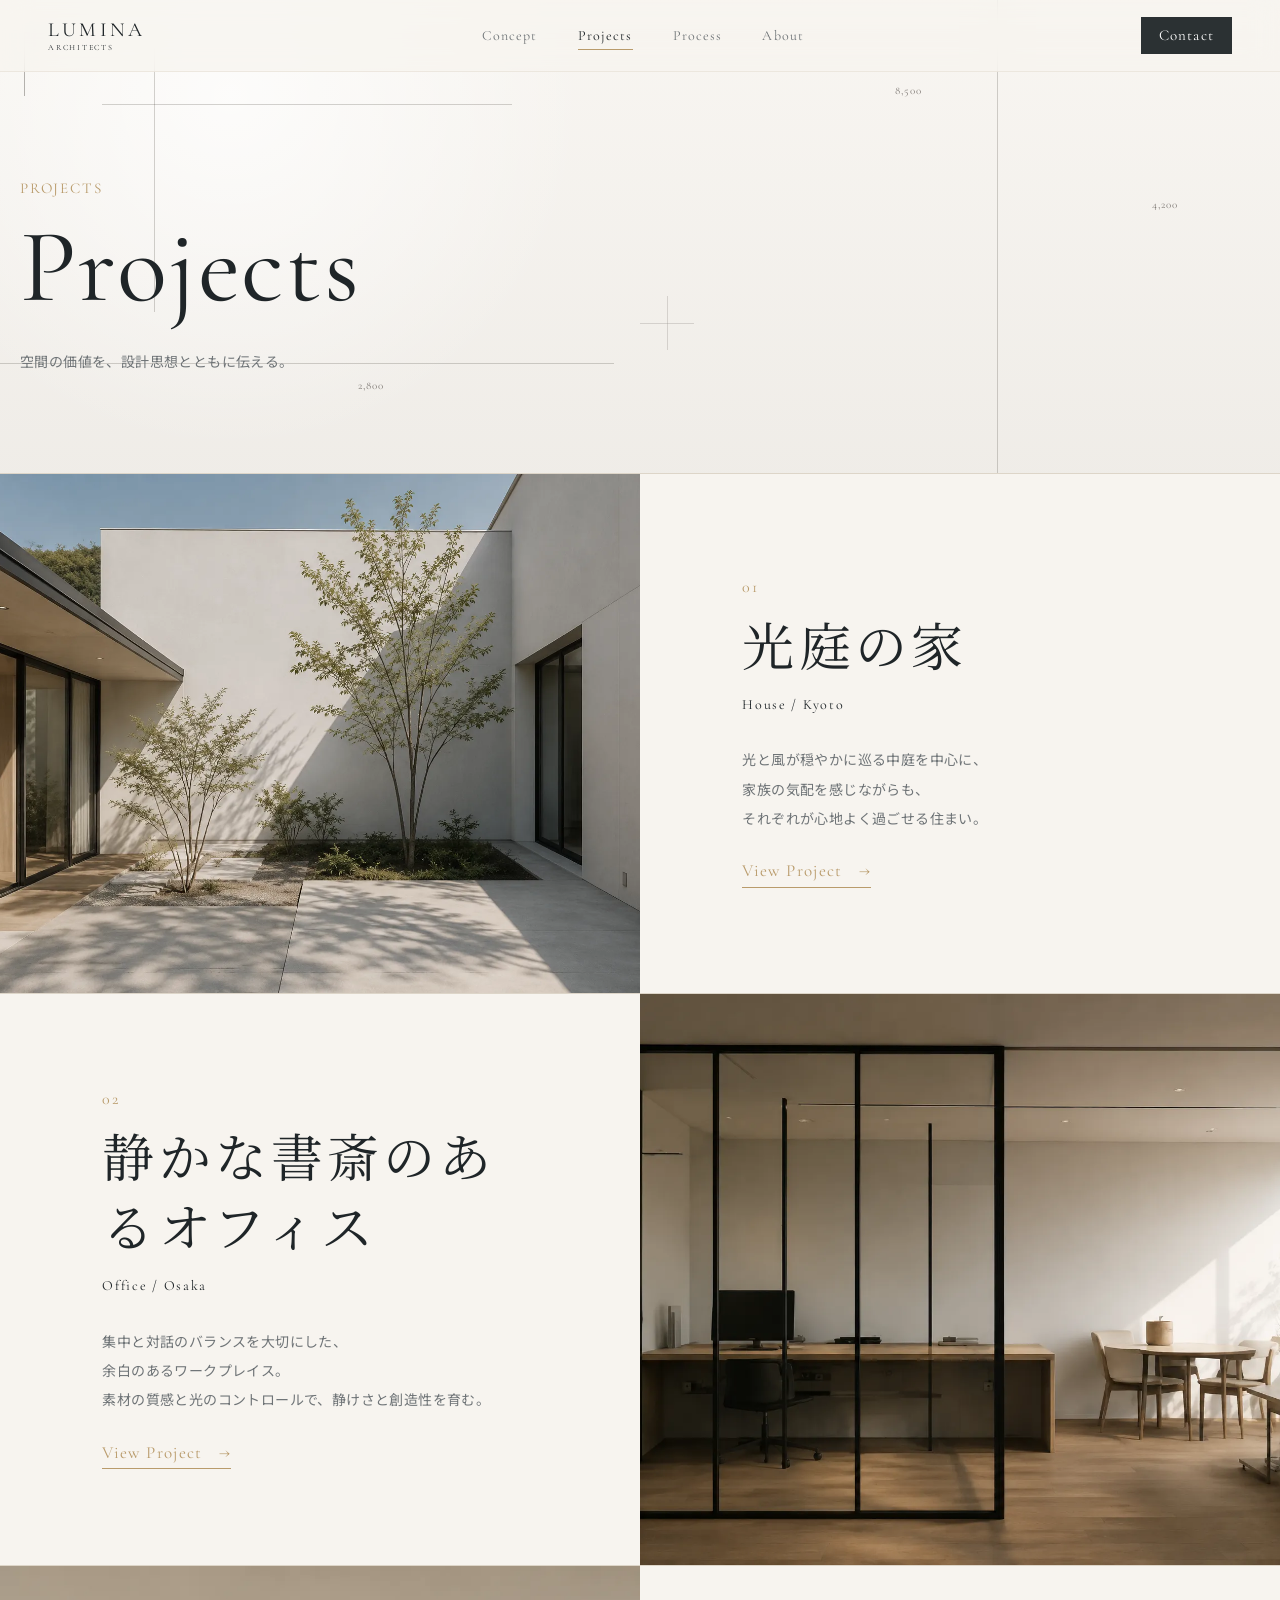
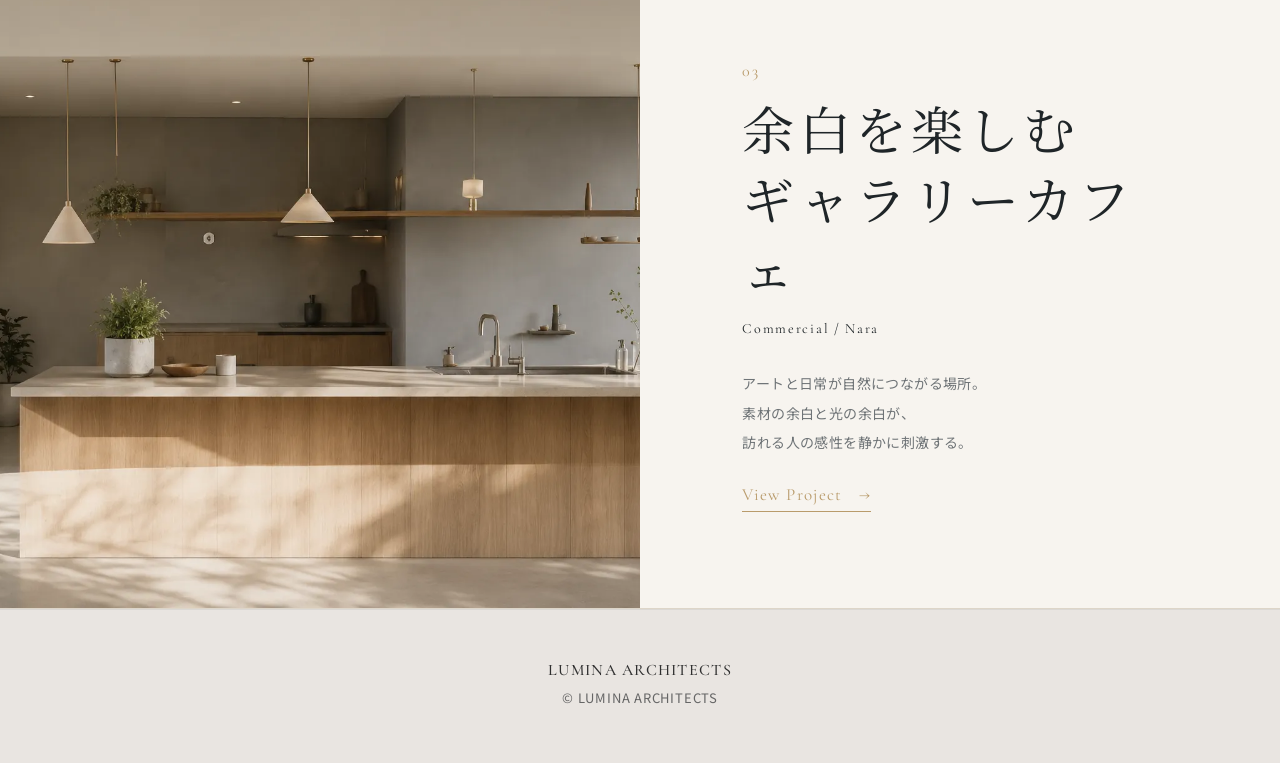
<file: projects.html>
<!DOCTYPE html>
<html lang="ja">

<head prefix="og: https://ogp.me/ns#">
  <meta charset="UTF-8">
  <meta name="viewport" content="width=device-width, initial-scale=1.0">

  <title>Projects｜LUMINA ARCHITECTS</title>
  <meta name="description" content="LUMINA ARCHITECTSの設計事例を紹介します。住宅、オフィス、ギャラリーカフェなど、光・素材・余白を活かした空間づくりをご覧ください。">

  <meta property="og:type" content="website">
  <meta property="og:title" content="Projects｜LUMINA ARCHITECTS">
  <meta property="og:description" content="住宅、オフィス、ギャラリーカフェなど、LUMINA ARCHITECTSの設計事例を紹介します。">

  <link rel="preconnect" href="https://fonts.googleapis.com">
  <link rel="preconnect" href="https://fonts.gstatic.com" crossorigin>

  <link href="https://fonts.googleapis.com/css2?family=Cormorant+Garamond:wght@400;500;600&family=Marcellus&family=Noto+Serif+JP:wght@400;500;600&family=Noto+Sans+JP:wght@400;500;700&display=swap" rel="stylesheet">

  <link rel="stylesheet" href="assets/css/destyle.min.css">
  <link rel="stylesheet" href="assets/css/common.css">
  <link rel="stylesheet" href="assets/css/projects.css">
</head>


<body>
  <header class="siteHeader">
    <a href="index.html" class="siteLogo">
      LUMINA
      <span>ARCHITECTS</span>
    </a>

    <button class="hamburger" type="button" aria-label="メニューを開く" aria-controls="siteNav" aria-expanded="false">
      <span></span>
      <span></span>
    </button>
  
    <nav class="siteNav" id="siteNav" aria-label="グローバルナビ">
      <a href="concept.html">Concept</a>
      <a href="projects.html" class="headerNav__link is-current">Projects</a>
      <a href="process.html">Process</a>
      <a href="about.html">About</a>
      <a href="contact.html" class="siteNav__contact">Contact</a>
    </nav>
  
    <a href="contact.html" class="headerContact">Contact</a>
  </header>
      
    <main>
      <section class="projectsFv">
        <div class="projectsFv__blueprint" aria-hidden="true">
          <span class="bpLine bpLine--h1"></span>
          <span class="bpLine bpLine--h2"></span>
          <span class="bpLine bpLine--v1"></span>
          <span class="bpLine bpLine--v2"></span>
          <span class="bpCorner bpCorner--lt"></span>
          <span class="bpMark bpMark--cross"></span>
          <span class="bpNum bpNum--01">8,500</span>
          <span class="bpNum bpNum--02">4,200</span>
          <span class="bpNum bpNum--03">2,800</span>
        </div>
      
        <div class="container projectsFv__inner">
          <p class="FV__label">PROJECTS</p>
          <h1 class="projectsFv__title">Projects</h1>
          <p class="fv__lead">
            空間の価値を、設計思想とともに伝える。
          </p>
        </div>
      </section>
      
      <section class="projectsList">
          <article class="projectItem" id="project01">
            <div class="projectItem__image">
              <img src="assets/imgs/project01.webp" alt="光庭の家">
            </div>
      
            <div class="projectItem__content">
              <span class="projectItem__num">01</span>
              <h2>光庭の家</h2>
              <p class="projectItem__meta">House / Kyoto</p>
              <p class="projectItem__text">
                光と風が穏やかに巡る中庭を中心に、<br>
                家族の気配を感じながらも、<br>
                それぞれが心地よく過ごせる住まい。
              </p>
              <a href="#project01" class="textBtn">
                View Project <span aria-hidden="true">→</span>
              </a>
            </div>
          </article>
      
          <article class="projectItem projectItem--reverse" id="project02">
            <div class="projectItem__image">
              <img src="assets/imgs/project02.webp" alt="静かな書斎のあるオフィス">
            </div>
      
            <div class="projectItem__content">
              <span class="projectItem__num">02</span>
              <h2>静かな書斎のあるオフィス</h2>
              <p class="projectItem__meta">Office / Osaka</p>
              <p class="projectItem__text">
                集中と対話のバランスを大切にした、<br>
                余白のあるワークプレイス。<br>
                素材の質感と光のコントロールで、静けさと創造性を育む。
              </p>
              <a href="#project02" class="textBtn">
                View Project <span aria-hidden="true">→</span>
              </a>
            </div>
          </article>
      
          <article class="projectItem" id="project03">
            <div class="projectItem__image">
              <img src="assets/imgs/project03.webp" alt="余白を楽しむギャラリーカフェ">
            </div>
      
            <div class="projectItem__content">
              <span class="projectItem__num">03</span>
              <h2>余白を楽しむ<br>ギャラリーカフェ</h2>
              <p class="projectItem__meta">Commercial / Nara</p>
              <p class="projectItem__text">
                アートと日常が自然につながる場所。<br>
                素材の余白と光の余白が、<br>
                訪れる人の感性を静かに刺激する。
              </p>
              <a href="#project03" class="textBtn">
                View Project <span aria-hidden="true">→</span>
              </a>
            </div>
          </article>
        </section>
      
        <!-- <section class="projectsBottom">
          <div class="container">
            <a href="index.html" class="textBtn">
              Back to Home <span aria-hidden="true">→</span>
            </a>
          </div>
        </section> -->
    </main>
  
  <footer class="footer">
    <p>LUMINA ARCHITECTS</p>
    <small>© LUMINA ARCHITECTS</small>
  </footer>

  <script src="assets/js/main.js"></script>
</body>

</html>
</file>
<file: assets/css/common.css>
@charset "UTF-8";

/* =====================
  Variables
===================== */
:root {
  --bg: #f7f4ef;
  --text: #1f2528;
  --sub: #6f7477;
  --accent: #b99b6b;
  --dark: #2b3133;
  --line: #ddd5c8;
  --white: #fff;

  --font-serif: "Cormorant Garamond", "Noto Serif JP", serif;
  --font-marcellus: "Marcellus", serif;
  --font-sans: "Noto Sans JP", sans-serif;

  --container: min(100% - 40px, 1080px);
  --container-wide: min(100% - 40px, 1280px);
  --container-narrow: min(100% - 40px, 880px);

  --header-height: 72px;
}

/* =====================
  Base
===================== */
* {
  box-sizing: border-box;
}

html {
  scroll-behavior: smooth;
  font-size: 62.5%;
}

body {
  margin: 0;
  color: var(--text);
  background: var(--bg);
  font-family: var(--font-sans);
  letter-spacing: 0.04em;
  
}

img {
  width: 100%;
  display: block;
}

a {
  color: inherit;
  text-decoration: none;
}

/* テキストbtn */
.textBtn {
  margin-top: 28px;
  display: inline-flex;
  align-items: center;
  gap: 16px;
  width: fit-content;
  color: var(--accent);
  font-family: var(--font-serif);
  font-size: 17px;
  letter-spacing: 0.08em;
  border-bottom: 1px solid currentColor;
  padding-bottom: 6px;
  transition: opacity 0.3s ease;
}

.textBtn span {
  transition: transform 0.3s ease;
}

.textBtn:hover {
  opacity: 0.72;
}

.textBtn:hover span {
  transform: translateX(6px);
}

/* .textLink {
  color: var(--sub);
  font-size: 13px;
} */

/* 各ページのFVに関する */
.fv__lead {
  margin: 28px 0 0;
  color: var(--sub);
  font-size: 14px;
  line-height: 2.1;
}

.conceptFv__content,
.contactFv__content,
.aboutFv__content,
.processFv__content{
  padding: 96px 5% 32px;
}

/* セクションラベル */
.FV__label {
  margin: 0 0 18px;
  color: var(--accent);
  font-family: var(--font-serif);
  font-size: 15px;
  letter-spacing: 0.12em;
}

/* Marker */
.markerText {
  position: relative;
  display: inline-block;
  z-index: 1;
}

.markerText::before {
  content: "";
  position: absolute;
  left: -0.12em;
  bottom: 0.12em;
  z-index: -1;
  width: calc(100% + 0.24em);
  height: 0.42em;
  background: rgba(185, 155, 107, 0.28);
  border-radius: 2px;
  transform: scaleX(0) rotate(-1.2deg);
  transform-origin: left center;
}

.markerText.is-active::before {
  animation: markerDraw 1.1s cubic-bezier(.22, .61, .36, 1) forwards;
}

@keyframes markerDraw {
  from {
    transform: scaleX(0) rotate(-1.2deg);
  }

  to {
    transform: scaleX(1) rotate(-1.2deg);
  }
}

/* =====================
  Header
===================== */
.siteHeader {
  position: fixed;
  top: 0;
  left: 0;
  z-index: 100;
  width: 100%;
  height: var(--header-height);
  padding: 0 20px;
  display: flex;
  align-items: center;
  justify-content: space-between;
  background: rgba(247, 244, 239, 0.72);
  backdrop-filter: blur(14px);
  border-bottom: 1px solid rgba(221, 213, 200, 0.45);
}

/* Logo */
.siteLogo {
  position: relative;
  z-index: 102;
  font-family: var(--font-serif);
  font-size: 20px;
  line-height: 1;
  letter-spacing: 0.16em;
}

.siteLogo span {
  display: block;
  margin-top: 4px;
  font-size: 8px;
  letter-spacing: 0.22em;
}

/* =====================
  Hamburger
===================== */
.hamburger {
  position: relative;
  z-index: 102;
  width: 44px;
  height: 44px;
  display: grid;
  place-items: center;
  background: transparent;
  border: 0;
  cursor: pointer;
}

.hamburger span {
  position: absolute;
  width: 24px;
  height: 1px;
  background: var(--text);
  transition: 0.3s ease;
}

.hamburger span:first-child {
  transform: translateY(-5px);
}

.hamburger span:last-child {
  transform: translateY(5px);
}

.hamburger.is-active span:first-child {
  transform: rotate(32deg);
}

.hamburger.is-active span:last-child {
  transform: rotate(-32deg);
}

/* =====================
  Navigation
===================== */
.siteNav {
  position: fixed;
  inset: 0;
  z-index: 101;

  display: flex;
  flex-direction: column;
  gap: 28px;

  padding: calc(var(--header-height) + 56px) 32px 56px;
  min-height: 100vh;

  background: #f7f4ef;

  opacity: 0;
  visibility: hidden;
  pointer-events: none;
  transform: translateY(-16px);

  transition:
    opacity 0.35s ease,
    visibility 0.35s ease,
    transform 0.35s ease;
}

.siteNav.is-open {
  opacity: 1;
  visibility: visible;
  pointer-events: auto;
  transform: translateY(0);
}

.siteLogo,
.hamburger {
  position: relative;
  z-index: 102;
}

.siteNav a {
  width: fit-content;
  color: var(--text);
  font-family: var(--font-serif);
  font-size: 3.2rem;
  letter-spacing: 0.08em;
}

.siteNav a.siteNav__contact {
  display: inline-flex;
  align-items: center;
  justify-content: center;

  width: fit-content;
  margin-top: 20px;
  padding: 13px 24px;

  background: var(--dark);
  color: var(--white) !important;

  font-family: var(--font-sans);
  font-size: 3rem !important;
  line-height: 1;
  letter-spacing: 0.08em;

  font-family: "Cormorant Garamond", serif;
}

/* Header Contact */
.headerContact {
  display: none;
  font-family: "Cormorant Garamond", serif;
}

/* =====================
  PC
===================== */
@media (min-width: 768px) {
  .siteHeader {
    padding: 0 48px;
  }

  .hamburger {
    display: none;
  }

  .siteNav {
    position: static;
    inset: auto;
    z-index: auto;

    display: flex;
    flex-direction: row;
    align-items: center;
    justify-content: center;
    gap: 40px;

    width: auto;
    height: var(--header-height);
    min-height: 0;

    padding: 0;
    margin: 0;

    background: transparent;
    opacity: 1;
    visibility: visible;
    pointer-events: auto;
    transform: none;
  }

  .siteNav a {
    position: relative;

    display: flex;
    align-items: center;
    justify-content: center;

    height: var(--header-height);
    padding: 0;

    color: var(--sub);
    font-family: var(--font-serif);
    font-size: 1.4rem;
    line-height: 1;
    letter-spacing: 0.08em;
  }

  .siteNav a::after {
    content: "";
    position: absolute;
    left: 0;
    bottom: 22px;
    width: 100%;
    height: 1px;
    background: var(--accent);
    transform: scaleX(0);
    transform-origin: left center;
    transition: transform 0.3s ease;
  }

  .siteNav a:hover {
    color: var(--text);
  }

  .siteNav a:hover::after {
    transform: scaleX(1);
  }

  .siteNav a.is-current {
    color: var(--text);
  }

  .siteNav a.is-current::after {
    transform: scaleX(1);
  }

  .siteNav__contact {
    display: none;
  }

  .headerContact {
    display: inline-flex;
    align-items: center;
    justify-content: center;
    padding: 10px 18px;
    background: var(--dark);
    color: var(--white);
    font-size: 1.5rem;
    letter-spacing: 0.08em;
    transition: opacity 0.3s ease;
  }

  .headerContact:hover {
    opacity: 0.72;
  }

  .siteNav a.siteNav__contact {
    display: none;
  }
  
  /* 下層FV共通 */
/* .subFv__inner {
  width: var(--container-wide);
  margin-inline: auto;
} */

/* .subFv__content {
  width: min(100%, 560px);
  padding: 88px 0 112px;
} */

.projectsFv,
.processFv,
.aboutFv,
.conceptFv {
  padding-top: 100px;
}

.projectsFv__inner,
.processFv__inner,
.aboutFv__inner,
.conceptFv__inner {
  width: var(--container-wide);
  margin-inline: auto;
}

.projectsFv__content,
.processFv__content,
.aboutFv__content,
.conceptFv__content {
  padding: 88px 0 112px;
}
}
/* =========================
   Footer
========================= */
.footer {
  padding: 40px 20px 48px;
  background: #e9e5e1;
  text-align: center;
  border-top: 1px solid rgba(0, 0, 0, 0.06);
}

.footer p {
  margin: 0;
  font-size: 1.4rem;
  font-weight: 500;
  letter-spacing: 0.08em;
  color: #2f2f2f;
  line-height: 1.6;
  font-family: "Cormorant Garamond",serif;
}

.footer small {
  display: block;
  margin-top: 4px;
  font-size: 1.2rem;
  letter-spacing: 0.06em;
  color: #666;
  line-height: 1.5;
}

/* =========================
   PC
========================= */
@media screen and (min-width: 768px) {
  .footer {
    padding: 48px 40px 56px;
  }

  .footer p {
    font-size: 1.6rem;
  }

  .footer small {
    font-size: 1.3rem;
  }
}
</file>
<file: assets/css/style.css>
@charset "UTF-8";

/* =====================
common
===================== */

.concept p,
.projects p,
.service p,
.process p,
.about p
 {
  color: var(--sub);
  font-size: 14px;
}

.sectionLabel {
  margin: 0 0 20px;
  font-family: var(--font-serif);
  font-size: 12px;
  letter-spacing: 0.18em;
}

/* =====================
  FV
===================== */
.fv {
  min-height: 100svh;
  background: var(--bg);
}

.fv__inner {
  display: grid;
  min-height: 100svh;
  padding-top: var(--header-height, 72px);
}

.fv__content {
  position: relative;
  z-index: 2;
  padding: 64px 24px 40px;
}

.fv__title {
  margin: 0;
  font-family: var(--font-serif);
  font-size: clamp(42px, 12vw, 72px);
  font-weight: 400;
  line-height: 1.35;
  letter-spacing: 0.08em;
}

.fv__title span {
  display: block;
}

.fv__buttons {
  display: flex;
  flex-direction: column;
  gap: 14px;
  margin-top: 36px;
}

.fv__scroll {
  margin-top: 48px;
  display: flex;
  flex-direction: column;
  gap: 8px;
  color: var(--sub);
  font-size: 11px;
}

.fv__scroll i {
  width: 1px;
  height: 52px;
  display: block;
  background: var(--line);
  transform-origin: top;
  animation: scrollLine 1.8s ease-in-out infinite;
}

.fv__visual {
  position: relative;
  min-height: 360px;
  overflow: hidden;
}

.fv__visual img {
  height: 100%;
  min-height: 360px;
  object-fit: cover;
  transform: scale(1.08);
  animation: fvZoom 2.4s ease forwards;
}

.fv__light {
  position: absolute;
  top: -30%;
  right: -60%;
  width: 42%;
  height: 160%;
  background: linear-gradient(
    100deg,
    transparent 0%,
    rgba(255, 255, 255, 0.08) 35%,
    rgba(255, 255, 255, 0.45) 50%,
    rgba(255, 255, 255, 0.08) 65%,
    transparent 100%
  );
  transform: rotate(-18deg);
  animation: lightSweepReverse 3.2s ease 1.2s forwards;
}

@keyframes lightSweepReverse {
  from {
    transform: translateX(0) rotate(-18deg);
  }

  to {
    transform: translateX(-420%) rotate(-18deg);
  }

}

.js-enabled .js-fvText {
  opacity: 0;
  transform: translateY(18px);
}

/* =====================
  Button
===================== */
.btn {
  width: fit-content;
  min-width: 180px;
  padding: 14px 22px;
  display: inline-flex;
  align-items: center;
  justify-content: center;
  font-size: 13px;
  transition: 0.3s ease;
}

.btn--dark {
  color: #1F2528;
  background: #B89D78;
  font-family: "Cormorant Garamond", serif;
  font-size: 2rem;
}

.btn--line {
  border: 1px solid var(--line);
  background: rgba(255, 255, 255, 0.35);
}



/* =====================
  Common
===================== */
.section {
  padding: 80px 0;
  border-top: 1px solid var(--line);
}

.container {
  width: var(--container);
  margin: 0 auto;
}

h2 {
  margin: 0;
  font-family: var(--font-serif);
  font-size: clamp(32px, 8vw, 52px);
  font-weight: 400;
  line-height: 1.25;
}

h3 {
  margin: 0;
  font-family: var(--font-serif);
  font-weight: 400;
}

p {
  line-height: 1.9;
}

.sectionHead {
  display: block;
  gap: 0;
}

/* =====================
  Concept
===================== */
.concept__grid {
  display: grid;
  gap: 40px;
}


.concept__image {
  overflow: hidden;
}

.concept__image img {
  aspect-ratio: 4 / 3;
  object-fit: cover;
}

/* =====================
  Service
===================== */
.service {
  position: relative;
}

.service__grid {
  display: grid;
  gap: 32px;
}

.service article {
  padding-top: 24px;
  border-top: 1px solid var(--line);
}

.service span,
.process span {
  color: var(--accent);
  font-family: var(--font-serif);
  font-size: 2.4rem;
}

.service h3 {
  margin-top: 20px;
  font-size: 22px;
}


/* =====================
  Projects
===================== */
.projects__grid {
  display: grid;
  gap: 32px;
}

.projectCard img {
  aspect-ratio: 4 / 3;
  object-fit: cover;
}

.projectCard h3 {
  margin-top: 16px;
  font-size: 20px;
}

.projectCard p {
  margin-top: 4px;
  color: var(--sub);
  font-size: 13px;
}

/* =====================
  Process
===================== */
.process__grid {
  display: grid;
  gap: 28px;
}

.process article {
  padding-bottom: 24px;
  border-bottom: 1px solid var(--line);
}

.process h3 {
  margin-top: 14px;
  font-size: 20px;
}

/* =====================
  About
===================== */
.about__grid {
  display: grid;
  gap: 40px;
}

.about__image img {
  aspect-ratio: 4 / 3;
  object-fit: cover;
}

.h2title {
  position: relative;
  font-family: var(--font-serif);
  font-size: 3.2rem;
  font-weight: 400;
  line-height: 1.45;
  letter-spacing: 0.08em;
}

/* =====================
  Contact
===================== */
.contact {
  padding: 56px 0;
  background: #ded6c9;
}

.contact__inner {
  display: grid;
  gap: 28px;
}

.contact p {
  margin: 0;
  font-family: var(--font-serif);
  font-size: 24px;
}

.contact span {
  display: block;
  margin-top: 8px;
  color: var(--sub);
  font-size: 13px;
}

/* =====================
  Animation
===================== */
.js-fadeUp {
  opacity: 0;
  transform: translateY(22px);
  transition:
    opacity 0.9s ease,
    transform 0.9s cubic-bezier(.22, .61, .36, 1);
}

.js-fadeUp.is-active {
  opacity: 1;
  transform: translateY(0);
}

@keyframes fvZoom {
  to {
    transform: scale(1);
  }
}

@keyframes scrollLine {
  0% {
    transform: scaleY(0);
    transform-origin: top;
  }

  45% {
    transform: scaleY(1);
    transform-origin: top;
  }

  46% {
    transform-origin: bottom;
  }

  100% {
    transform: scaleY(0);
    transform-origin: bottom;
  }
}

/* =====================
  PC
===================== */
@media (min-width: 768px) {

  .fv__content {
    padding: 140px 8vw 56px;
  }

  .fv__buttons {
    flex-direction: row;
  }

  .fv__visual {
    min-height: 100svh;
  }

  .fv__visual img {
    min-height: 100svh;
  }

  .section {
    padding: 112px 0;
  }

  .concept__grid,
  .about__grid {
    grid-template-columns: 0.9fr 1.1fr;
    align-items: center;
  }

  .service__grid {
    grid-template-columns: repeat(4, 1fr);
  }

  .service article {
    padding-right: 28px;
    border-top: none;
    border-right: 1px solid var(--line);
  }

  .service article:last-child {
    border-right: none;
  }

  .sectionHead {
    grid-template-columns: 1fr auto;
    align-items: end;
  }

  .projects__grid {
    grid-template-columns: repeat(3, 1fr);
  }

  .process__grid {
    grid-template-columns: repeat(6, 1fr);
  }

  .process article {
    border-bottom: none;
  }

  .h2title {
    font-size: 4.2rem;
  }

  .contact__inner {
    grid-template-columns: 1fr auto;
    align-items: center;
  }
}




@media (min-width: 1100px) {
.fv__inner {
  grid-template-columns: 49% 51%;
}
}
</file>
<file: assets/css/concept.css>
@charset "UTF-8";

/* =====================
  Concept Page
===================== */
/* FV */
.conceptFv {
  border-bottom: 1px solid var(--line);
}

.conceptFv__inner {
  position: relative;
  margin-inline: auto;
  overflow: hidden;
  background:
    linear-gradient(120deg, transparent 0 54%, rgba(255,255,255,.48) 55%, transparent 72%),
    var(--bg);
  border-left: 1px solid rgba(221, 213, 200, 0.7);
  border-right: 1px solid rgba(221, 213, 200, 0.7);
}

.conceptFv__inner::before {
  content: "";
  position: absolute;
  top: 32px;
  left: 32px;
  width: 120px;
  height: 72px;
  border-top: 1px solid rgba(111, 116, 119, 0.35);
  border-left: 1px solid rgba(111, 116, 119, 0.35);
}

.conceptFv__inner::after {
  content: "";
  position: absolute;
  inset: 0;
  background:
    linear-gradient(90deg, transparent calc(72% - 1px), rgba(221, 213, 200, 0.8) calc(72% - 1px), rgba(221, 213, 200, 0.8) 72%, transparent 72%);
  pointer-events: none;
}

.conceptFv__content {
  position: relative;
  z-index: 2;
}

.conceptFv__title {
  margin: 0;
  font-family: var(--font-serif);
  font-size: clamp(5.6rem, 12vw, 10.4rem);
  font-weight: 400;
  line-height: 1.08;
  letter-spacing: 0.04em;
}


.conceptFv__deco {
  display: none;
}

/* PC */
@media (min-width: 768px) {
  .conceptFv {
    padding: 104px 0 0;
  }

  .conceptFv__deco {
    position: absolute;
    top: 0;
    right: 0;
    z-index: 2;
    display: block;
    width: 34%;
    height: 100%;
  }

  .conceptFv__line {
    position: absolute;
    background: rgba(111, 116, 119, 0.28);
  }

  .conceptFv__line--top {
    top: 108px;
    left: 24%;
    width: 52%;
    height: 1px;
  }

  .conceptFv__line--right {
    top: 108px;
    right: 18%;
    width: 1px;
    height: 220px;
  }

  .conceptFv__line--bottom {
    top: 328px;
    left: 24%;
    width: 52%;
    height: 1px;
  }

  .conceptFv__cross {
    position: absolute;
    top: 260px;
    left: 18%;
    width: 28px;
    height: 28px;
  }

  .conceptFv__cross::before,
  .conceptFv__cross::after {
    content: "";
    position: absolute;
    background: rgba(111, 116, 119, 0.45);
  }

  .conceptFv__cross::before {
    top: 50%;
    left: 0;
    width: 100%;
    height: 1px;
  }

  .conceptFv__cross::after {
    top: 0;
    left: 50%;
    width: 1px;
    height: 100%;
  }

  .conceptFv__coords {
    position: absolute;
    top: 258px;
    left: 34%;
    color: var(--sub);
    font-family: var(--font-serif);
    font-size: 1.2rem;
    line-height: 1.6;
    letter-spacing: 0.12em;
  }
}



/* Detail */
.conceptDetail {
  border-bottom: 1px solid var(--line);
}

.conceptBlock {
  display: grid;
  border-bottom: 1px solid var(--line);
}

.conceptBlock:last-child {
  border-bottom: none;
}

.conceptBlock__image {
  overflow: hidden;
}

.conceptBlock__image img {
  aspect-ratio: 4 / 3;
  object-fit: cover;
}

.conceptBlock__content {
  padding: 48px 24px 56px;
}

.conceptBlock__num {
  display: inline-flex;
  align-items: center;
  gap: 16px;
  color: var(--accent);
  font-family: var(--font-serif);
  font-size: 24px;
  letter-spacing: 0.08em;
}

.conceptBlock__num::after {
  content: "";
  width: 34px;
  height: 1px;
  background: rgba(185, 155, 107, 0.5);
}

.conceptBlock__label {
  margin: 28px 0 14px;
  color: var(--sub);
  font-family: var(--font-serif);
  font-size: 12px;
  letter-spacing: 0.18em;
}

.conceptBlock__content h2 {
  margin: 0;
  font-family: var(--font-serif);
  font-size: clamp(30px, 7vw, 48px);
  font-weight: 400;
  line-height: 1.25;
  letter-spacing: 0.04em;
}

.conceptBlock__content p:last-child {
  margin: 28px 0 0;
  color: var(--sub);
  font-size: 14px;
  line-height: 2.1;
}

/* Message */
.conceptMessage {
  padding: 72px 0 88px;
  text-align: center;
}

.conceptMessage p {
  margin: 0;
  font-family: var(--font-serif);
  font-size: clamp(28px, 7vw, 44px);
  line-height: 1.8;
  letter-spacing: 0.08em;
}

.conceptMessage .textBtn {
  margin-top: 36px;
}

/* =====================
  PC
===================== */
@media (min-width: 768px) {
  .conceptFv {
    padding: 72px 0 0;
  }

  .conceptFv__content {
    padding: 96px 0 88px;
  }

  .conceptBlock {
    grid-template-columns: 1fr 1fr;
    min-height: 520px;
  }

  .conceptBlock--reverse .conceptBlock__image {
    order: 2;
  }

  .conceptBlock--reverse .conceptBlock__content {
    order: 1;
  }

  .conceptBlock__image img {
    height: 100%;
    aspect-ratio: auto;
  }

  .conceptBlock__content {
    padding: 96px 8vw;
    display: flex;
    flex-direction: column;
    justify-content: center;
  }

  .conceptMessage {
    padding: 104px 0 120px;
  }
}
</file>
<file: assets/css/contact.css>
@charset "UTF-8";

/* =====================
  Contact Page
===================== */

/* FV */
.contactFv {
  border-bottom: 1px solid var(--line);
}

.contactFv__inner {
  display: grid;
}


.contactFv__title {
  margin: 0;
  font-family: var(--font-serif);
  font-size: clamp(38px, 10vw, 5rem);
  font-weight: 400;
  line-height: 1.45;
  letter-spacing: 0.08em;
}

.contactFv__lead {
  margin: 32px 0 0;
  color: var(--sub);
  font-size: 14px;
  line-height: 2.1;
}

.contactFv__image {
  overflow: hidden;
}

.contactFv__image img {
  aspect-ratio: 4 / 3;
  object-fit: cover;
}

/* Intro */
.contactIntro {
  padding: 64px 0;
  border-bottom: 1px solid var(--line);
  width: min(100% - 40px, 1280px);
  margin-inline: auto;
}

.contactIntro__inner {
  display: grid;
  gap: 40px;
}

.contactNum {
  display: inline-flex;
  align-items: center;
  gap: 16px;
  color: var(--accent);
  font-family: var(--font-serif);
  font-size: 16px;
  letter-spacing: 0.08em;
}

.contactNum::after {
  content: "";
  width: 34px;
  height: 1px;
  background: rgba(185, 155, 107, 0.5);
}

.contactIntro h2,
.contactFormArea h2,
.contactProcess h2 {
  margin: 18px 0 0;
  font-family: var(--font-serif);
  font-size: clamp(30px, 8vw, 48px);
  font-weight: 400;
  line-height: 1.3;
}

.contactIntro p,
.contactProcess p {
  margin: 24px 0 0;
  color: var(--sub);
  font-size: 14px;
  line-height: 2.1;
}

.contactIntro__points {
  display: grid;
  gap: 24px;
}

.contactIntro__points article {
  padding-top: 24px;
  border-top: 1px solid var(--line);
}

.contactIntro__points h3 {
  margin: 0;
  font-family: var(--font-serif);
  font-size: 22px;
  font-weight: 400;
}

.contactIntro__points p {
  margin-top: 12px;
}

/* Form */
.contactFormSec {
  border-bottom: 1px solid var(--line);
}

.contactFormSec__inner {
  display: grid;
}

.contactFormArea {
  padding: 56px 24px 64px;
}

.contactForm {
  margin-top: 36px;
}

.formNote {
  margin: 18px 0 0;
  color: var(--sub);
  font-size: 13px;
  line-height: 1.8;
}

.formItem {
  margin-bottom: 28px;
}

.formItem label {
  display: block;
  margin-bottom: 10px;
  font-size: 13px;
  letter-spacing: 0.08em;
}

.formItem label span {
  color: var(--sub);
  font-family: var(--font-serif);
}

.formItem input,
.formItem select,
.formItem textarea {
  width: 100%;
  padding: 10px 0 12px;
  color: var(--text);
  background: transparent;
  border: none;
  border-bottom: 1px solid rgba(31, 37, 40, 0.28);
  border-radius: 0;
  font-family: var(--font-sans);
  font-size: 14px;

}

.formItem textarea {
  min-height: 120px;
  resize: vertical;
}

.formItem input::placeholder,
.formItem textarea::placeholder {
  color: rgba(111, 116, 119, 0.55);
}

.formItem input:focus,
.formItem select:focus,
.formItem textarea:focus {
  border-bottom-color: var(--accent);
}

.formItem input:focus-visible,
.formItem select:focus-visible,
.formItem textarea:focus-visible,
.formPrivacy input:focus-visible,
.formSubmit:focus-visible {
  outline: 2px solid rgba(185, 155, 107, 0.75);
  outline-offset: 4px;
}

.formPrivacy {
  margin-top: 8px;
  display: flex;
  align-items: center;
  gap: 10px;
  color: var(--sub);
  font-size: 13px;
}

.formPrivacy input {
  width: 14px;
  height: 14px;
}

.formSubmit {
  margin-top: 28px;
  width: 100%;
  max-width: 260px;
  padding: 16px 24px;
  display: inline-flex;
  align-items: center;
  justify-content: center;
  gap: 16px;
  color: var(--white);
  background: var(--dark);
  border: none;
  font-size: 14px;
  letter-spacing: 0.08em;
  cursor: pointer;
  transition: opacity 0.3s ease;
}

.formSubmit:hover {
  opacity: 0.72;
}

.formMessage {
  margin: 24px 0 0;
  padding: 16px 18px;
  color: var(--text);
  background: rgba(185, 155, 107, 0.16);
  border: 1px solid rgba(185, 155, 107, 0.34);
  font-size: 14px;
  line-height: 1.8;
}

.contactFormImage {
  overflow: hidden;
}

.contactFormImage img {
  aspect-ratio: 4 / 3;
  object-fit: cover;
}

/* Process Link */
.contactProcess {
  padding: 48px 0;
  border-bottom: 1px solid var(--line);
}

.contactProcess__inner {
  padding: 32px 24px;
  display: grid;
  gap: 28px;
  border: 1px solid rgba(221, 213, 200, 0.8);
  width: min(100% - 40px, 1280px);
  margin: auto;
}

.contactProcess__image {
  overflow: hidden;
}

.contactProcess__image img {
  aspect-ratio: 16 / 9;
  object-fit: cover;
}

/* Message */
.contactMessage {
  padding: 72px 0 88px;
  text-align: center;
}

.contactMessage p {
  margin: 0;
  font-family: var(--font-serif);
  font-size: clamp(26px, 7vw, 42px);
  line-height: 1.8;
  letter-spacing: 0.08em;
}

.contactMessage .textBtn {
  margin-top: 36px;
}

/* =====================
  PC
===================== */
@media (min-width: 768px) {
  .contactFv {
    padding: 72px 0 0;
  }

  .contactFv__content {
    padding: 120px 6vw;
  }

  .contactFv__image {
    height: 100%;
  }

  .contactFv__image img {
    height: 100%;
    aspect-ratio: auto;
  }

  .contactIntro {
    padding: 88px 0;
    max-width: 960px;
  }

  .contactIntro__inner {
    /* grid-template-columns: 0.8fr 1.2fr; */
    align-items: center;
    gap: 64px;
  }

  .contactIntro__points {
    grid-template-columns: repeat(3, 1fr);
  }

  .contactIntro__points article {
    padding: 0 32px;
    border-top: none;
    border-left: 1px solid var(--line);
  }

  .contactFormSec__inner {
    grid-template-columns: 1fr 1fr;
    max-width: 960px;
    margin: auto;
  }

  .contactFormImage img {
    height: 100%;
    aspect-ratio: auto;
  }

  .contactProcess {
    padding: 64px 0;
  }

  .contactProcess__inner {
    padding: 40px 56px;
    grid-template-columns: 1fr auto 220px;
    align-items: center;
  }

  .contactMessage {
    padding: 104px 0 120px;
  }
}

@media (min-width: 1001px) {
.contactFv__inner {
  grid-template-columns: 42% 58%;
  min-height: 680px;
  align-items: center;
}}
</file>
<file: assets/css/process.css>
@charset "UTF-8";

/* =====================
  Process Page
===================== */
/* FV */
.processFv {
  position: relative;
  overflow: hidden;
  border-bottom: 1px solid var(--line);
  background: #f7f4ef;
}

.processFv::before {
  content: "";
  position: absolute;
  inset: 0;
  background:
    radial-gradient(circle at 18% 22%, rgba(255,255,255,.72), transparent 34%),
    linear-gradient(90deg, rgba(247,244,239,.96), rgba(247,244,239,.78));
  pointer-events: none;
}

.processFv__inner {
  position: relative;
  z-index: 2;
  display: grid;
  gap: 56px;
  padding: 120px 5% 32px;
}

.processFv__content {
  padding: 72px 0 0;
}


.processFv__title {
  margin: 0;
  font-family: var(--font-serif);
  font-size: clamp(56px, 13vw, 104px);
  font-weight: 400;
  line-height: 1;
  letter-spacing: 0.02em;
}

/* Steps */
.processFv__steps {
  position: relative;
  display: grid;
  gap: 34px;
  margin: 0;
  padding: 0 0 0 42px;
  list-style: none;
}

.processFv__steps::before {
  content: "";
  position: absolute;
  top: 16px;
  left: 14px;
  width: 1px;
  height: calc(100% - 32px);
  background: rgba(60, 54, 48, .28);
  transform-origin: top center;
  animation: bpDrawY 1.3s cubic-bezier(.22, .61, .36, 1) forwards .3s;
}

.processFv__step {
  position: relative;
  display: grid;
  grid-template-columns: auto 1fr;
  align-items: center;
  gap: 18px;
}

.processFv__step::before {
  content: "";
  position: absolute;
  top: 50%;
  left: -32px;
  width: 7px;
  height: 7px;
  border: 1px solid rgba(60, 54, 48, .5);
  border-radius: 50%;
  background: #f7f4ef;
  transform: translateY(-50%);
}

.processFv__step::after {
  content: "";
  position: absolute;
  top: 50%;
  left: -24px;
  width: 24px;
  height: 1px;
  background: rgba(60, 54, 48, .28);
}

.processFv__stepNum {
  position: relative;
  font-family: var(--font-serif);
  font-size: 30px;
  line-height: 1;
  color: var(--text);
}

.processFv__stepNum::before,
.processFv__stepNum::after {
  content: "";
  position: absolute;
  left: 50%;
  width: 28px;
  height: 1px;
  background: rgba(60, 54, 48, .38);
  transform: translateX(-50%);
}

.processFv__stepNum::before {
  top: -10px;
}

.processFv__stepNum::after {
  bottom: -10px;
}

.processFv__stepText {
  font-size: 12px;
  letter-spacing: .12em;
  color: var(--text);
}

/* Blueprint decoration */
.processFv__blueprint {
  position: absolute;
  inset: 0;
  z-index: 1;
  pointer-events: none;
}

.bpLine {
  position: absolute;
  background: rgba(60, 54, 48, .2);
  transform-origin: left center;
  animation: bpDrawX 1.4s cubic-bezier(.22, .61, .36, 1) forwards;
}

.bpLine--h1 {
  top: 24%;
  right: 22%;
  width: 34%;
  height: 1px;
}

.bpLine--h2 {
  bottom: 18%;
  left: 6%;
  width: 36%;
  height: 1px;
  animation-delay: .18s;
}

.bpLine--v1 {
  top: 0;
  right: 18%;
  width: 1px;
  height: 100%;
  transform-origin: top center;
  animation-name: bpDrawY;
  animation-delay: .28s;
}

.bpCircle {
  position: absolute;
  top: 14%;
  right: -80px;
  width: 220px;
  aspect-ratio: 1;
  border: 1px solid rgba(60, 54, 48, .18);
  border-radius: 50%;
}

.bpCorner {
  position: absolute;
  width: 72px;
  height: 72px;
  opacity: 0;
  animation: bpFade .9s ease forwards .55s;
}

.bpCorner--rb {
  right: 24px;
  bottom: 48px;
  border-right: 1px solid rgba(60, 54, 48, .32);
  border-bottom: 1px solid rgba(60, 54, 48, .32);
}

.bpNum {
  position: absolute;
  color: rgba(60, 54, 48, .5);
  font-family: var(--font-serif);
  font-size: 11px;
  letter-spacing: .08em;
}

.bpNum--01 {
  bottom: 18%;
  left: 26%;
}

@keyframes bpDrawX {
  from { transform: scaleX(0); }
  to { transform: scaleX(1); }
}

@keyframes bpDrawY {
  from { transform: scaleY(0); }
  to { transform: scaleY(1); }
}

@keyframes bpFade {
  from {
    opacity: 0;
    transform: translateY(8px);
  }
  to {
    opacity: 1;
    transform: translateY(0);
  }
}



@media (min-width: 768px) {
  .processFv {
    padding: 180px 0 96px;
  }

  .processFv__inner {
    grid-template-columns: 1fr 1fr;
    align-items: center;
    gap: 80px;
    padding: 0;
  }

  .processFv__content {
    padding: 0;
  }

  .processFv__steps {
    width: min(100%, 520px);
    margin-left: auto;
    gap: 48px;
  }

  .processFv__stepNum {
    font-size: 34px;
  }
}


/* Steps */
.processSteps {
  border-bottom: 1px solid var(--line);
}

.processStep {
  display: grid;
  border-bottom: 1px solid var(--line);
}

.processStep:last-child {
  border-bottom: none;
}

.processStep__visual {
  overflow: hidden;
}

.processStep__visual img {
  aspect-ratio: 4 / 3;
  object-fit: cover;
}

.processStep__content {
  padding: 48px 24px 56px;
}

.processStep__num {
  display: inline-flex;
  align-items: center;
  gap: 16px;
  color: var(--accent);
  font-family: var(--font-serif);
  font-size: 24px;
  letter-spacing: 0.08em;
}

.processStep__num::after {
  content: "";
  width: 34px;
  height: 1px;
  background: rgba(185, 155, 107, 0.5);
}

.processStep__label {
  margin: 28px 0 14px;
  color: var(--sub);
  font-family: var(--font-serif);
  font-size: 12px;
  line-height: 1;
  letter-spacing: 0.18em;
}

.processStep h2 {
  margin: 0;
  font-family: var(--font-serif);
  font-size: clamp(28px, 7vw, 44px);
  font-weight: 400;
  line-height: 1.35;
  letter-spacing: 0.04em;
}

.processStep__question {
  margin: 28px 0 0;
  color: var(--text);
  font-family: var(--font-serif);
  font-size: clamp(20px, 5vw, 30px);
  line-height: 1.7;
  letter-spacing: 0.04em;
}

.processStep__text {
  margin: 24px 0 0;
  color: var(--sub);
  font-size: 14px;
  line-height: 2.1;
}

.processStep__keywords {
  margin: 28px 0 0;
  padding: 0;
  display: flex;
  flex-wrap: wrap;
  gap: 10px;
  list-style: none;
}

.processStep__keywords li {
  padding: 7px 12px;
  color: var(--accent);
  border: 1px solid rgba(185, 155, 107, 0.35);
  border-radius: 999px;
  font-family: var(--font-serif);
  font-size: 12px;
  letter-spacing: 0.08em;
}

/* Message */
.processMessage {
  padding: 72px 0 88px;
  text-align: center;
}

.processMessage p {
  margin: 0;
  font-family: var(--font-serif);
  font-size: clamp(26px, 7vw, 42px);
  line-height: 1.8;
  letter-spacing: 0.08em;
}

.processMessage .textBtn {
  margin-top: 36px;
}

/* =====================
  PC
===================== */
@media (min-width: 768px) {

  .processFv__inner {
    width: var(--container-wide);
    margin: auto;
  }

  .processStep--reverse .processStep__visual {
    order: 2;
  }

  .processStep--reverse .processStep__content {
    order: 1;
  }

  .processStep__visual img {
    height: 100%;
    aspect-ratio: auto;
  }


  .processMessage {
    padding: 104px 0 120px;
  }
}



@media (min-width: 1001px) {
  .processStep {
    grid-template-columns: 1fr 1fr;
    min-height: 560px;
  }

.processStep__content {
  padding: 96px 8vw;
  display: flex;
  flex-direction: column;
  justify-content: center;
}}
</file>
<file: assets/css/projects.css>
@charset "UTF-8";

/* =====================
  Projects Page
===================== */
/* FV */
.projectsFv {
  position: relative;
  padding: 96px 0 32px;
  overflow: hidden;
  border-bottom: 1px solid var(--line);
  background:
    linear-gradient(90deg, rgba(247, 244, 239, .94), rgba(247, 244, 239, .76)),
    var(--bg);
  background-size: cover;
  background-position: center right;
}

.projectsFv::before {
  content: "";
  position: absolute;
  inset: 0;
  background:
    radial-gradient(circle at 18% 20%, rgba(255,255,255,.72), transparent 32%),
    linear-gradient(180deg, rgba(255,255,255,.18), rgba(0,0,0,.03));
  pointer-events: none;
}

.projectsFv__inner {
  position: relative;
  z-index: 2;
}

.projectsFv__title {
  margin: 0;
  font-family: var(--font-serif);
  font-size: clamp(56px, 13vw, 104px);
  font-weight: 400;
  line-height: 1;
  letter-spacing: 0.02em;
  color: var(--text);
  text-transform: none;
}

/* 図面ライン */
.projectsFv__blueprint {
  position: absolute;
  inset: 0;
  z-index: 1;
  pointer-events: none;
}

.bpLine {
  position: absolute;
  background: rgba(60, 54, 48, .22);
  transform-origin: left center;
  animation: bpDrawX 1.4s cubic-bezier(.22, .61, .36, 1) forwards;
}

.bpLine--h1 {
  top: 22%;
  left: 8%;
  width: 32%;
  height: 1px;
}

.bpLine--h2 {
  bottom: 23%;
  left: 0;
  width: 48%;
  height: 1px;
  animation-delay: .18s;
}

.bpLine--v1 {
  top: 0;
  right: 22%;
  width: 1px;
  height: 100%;
  transform-origin: top center;
  animation-name: bpDrawY;
  animation-delay: .28s;
}

.bpLine--v2 {
  top: 10%;
  left: 12%;
  width: 1px;
  height: 56%;
  transform-origin: top center;
  animation-name: bpDrawY;
  animation-delay: .38s;
}

.bpCorner {
  position: absolute;
  width: 64px;
  height: 64px;
  opacity: 0;
  animation: bpFade .9s ease forwards .55s;
}

.bpCorner--lt {
  top: 32px;
  left: 24px;
  border-top: 1px solid rgba(60, 54, 48, .36);
  border-left: 1px solid rgba(60, 54, 48, .36);
}

.bpMark--cross {
  position: absolute;
  left: 50%;
  bottom: 26%;
  width: 54px;
  height: 54px;
  opacity: .5;
}

.bpMark--cross::before,
.bpMark--cross::after {
  content: "";
  position: absolute;
  background: rgba(60, 54, 48, .32);
}

.bpMark--cross::before {
  top: 50%;
  left: 0;
  width: 100%;
  height: 1px;
}

.bpMark--cross::after {
  top: 0;
  left: 50%;
  width: 1px;
  height: 100%;
}

.bpNum {
  position: absolute;
  color: rgba(60, 54, 48, .62);
  font-family: var(--font-serif);
  font-size: 11px;
  letter-spacing: .08em;
}

.bpNum--01 {
  top: 18%;
  right: 28%;
}

.bpNum--02 {
  top: 42%;
  right: 8%;
}

.bpNum--03 {
  bottom: 17%;
  left: 28%;
}

@keyframes bpDrawX {
  from {
    transform: scaleX(0);
  }
  to {
    transform: scaleX(1);
  }
}

@keyframes bpDrawY {
  from {
    transform: scaleY(0);
  }
  to {
    transform: scaleY(1);
  }
}

@keyframes bpFade {
  from {
    opacity: 0;
    transform: translateY(8px);
  }
  to {
    opacity: 1;
    transform: translateY(0);
  }
}

/* コンテンツ */
.projectsList {
  border-bottom: 1px solid var(--line);
}

.projectItem {
  display: grid;
  border-bottom: 1px solid var(--line);
}

.projectItem:last-child {
  border-bottom: none;
}

.projectItem__image {
  overflow: hidden;
}

.projectItem__image img {
  width: 100%;
  height: 100%;
  aspect-ratio: 4 / 3;
  object-fit: cover;
  transition: transform 1.2s cubic-bezier(.22, .61, .36, 1);
}

.projectItem__content {
  padding: 48px 24px 56px;
}

.projectItem__num {
  display: block;
  margin-bottom: 18px;
  color: var(--accent);
  font-family: var(--font-serif);
  font-size: 16px;
  letter-spacing: 0.12em;
}

.projectItem__content h2 {
  margin: 0;
  font-family: var(--font-serif);
  font-size: clamp(32px, 8vw, 52px);
  font-weight: 400;
  line-height: 1.35;
  letter-spacing: 0.08em;
}

.projectItem__meta {
  margin: 12px 0 0;
  font-family: var(--font-serif);
  font-size: 14px;
  letter-spacing: 0.12em;
}

.projectItem__text {
  margin: 32px 0 0;
  color: var(--sub);
  font-size: 14px;
  line-height: 2.1;
}

/* =====================
  PC
===================== */
@media (min-width: 768px) {
  .projectsFv {
    padding: 180px 0 96px;
  }

  .projectItem--reverse .projectItem__image {
    order: 2;
  }

  .projectItem--reverse .projectItem__content {
    order: 1;
  }

  .projectItem__content {
    padding: 96px 8vw;
    display: flex;
    flex-direction: column;
    justify-content: center;
  }

  .projectItem__image img {
    aspect-ratio: auto;
  }}

  @media (min-width: 1001px) {
    .projectItem {
      grid-template-columns: 1fr 1fr;
      min-height: 520px;
    }
  }

/* =====================
  Container
===================== */
.container {
    width: var(--container-wide);
    margin-inline: auto;
  }
</file>
<file: assets/css/destyle.min.css>
/*! destyle.css v4.0.0 | MIT License | https://github.com/nicolas-cusan/destyle.min.css */
*,::before,::after{box-sizing:border-box;border-style:solid;border-width:0}html{line-height:1.15;-webkit-text-size-adjust:100%;-webkit-tap-highlight-color:transparent}body{margin:0}main{display:block}p,table,blockquote,address,pre,iframe,form,figure,dl{margin:0}h1,h2,h3,h4,h5,h6{font-size:inherit;font-weight:inherit;margin:0}ul,ol{margin:0;padding:0;list-style:none}dt{font-weight:700}dd{margin-left:0}hr{box-sizing:content-box;height:0;overflow:visible;border-top-width:1px;margin:0;clear:both;color:inherit}pre{font-family:monospace,monospace;font-size:inherit}address{font-style:inherit}a{background-color:transparent;text-decoration:none;color:inherit}abbr[title]{text-decoration:underline dotted}b,strong{font-weight:bolder}code,kbd,samp{font-family:monospace,monospace;font-size:inherit}small{font-size:80%}sub,sup{font-size:75%;line-height:0;position:relative;vertical-align:baseline}sub{bottom:-.25em}sup{top:-.5em}svg,img,embed,object,iframe{vertical-align:bottom}button,input,optgroup,select,textarea{-webkit-appearance:none;appearance:none;vertical-align:middle;color:inherit;font:inherit;background:transparent;padding:0;margin:0;border-radius:0;text-align:inherit;text-transform:inherit}button,[type="button"],[type="reset"],[type="submit"]{cursor:pointer}button:disabled,[type="button"]:disabled,[type="reset"]:disabled,[type="submit"]:disabled{cursor:default}:-moz-focusring{outline:auto}select:disabled{opacity:inherit}option{padding:0}fieldset{margin:0;padding:0;min-width:0}legend{padding:0}progress{vertical-align:baseline}textarea{overflow:auto}[type="number"]::-webkit-inner-spin-button,[type="number"]::-webkit-outer-spin-button{height:auto}[type="search"]{outline-offset:-2px}[type="search"]::-webkit-search-decoration{-webkit-appearance:none}::-webkit-file-upload-button{-webkit-appearance:button;font:inherit}[type="number"]{-moz-appearance:textfield}label[for]{cursor:pointer}details{display:block}summary{display:list-item}[contenteditable]:focus{outline:auto}table{border-color:inherit;border-collapse:collapse}caption{text-align:left}td,th{vertical-align:top;padding:0}th{text-align:left;font-weight:700}
</file>
